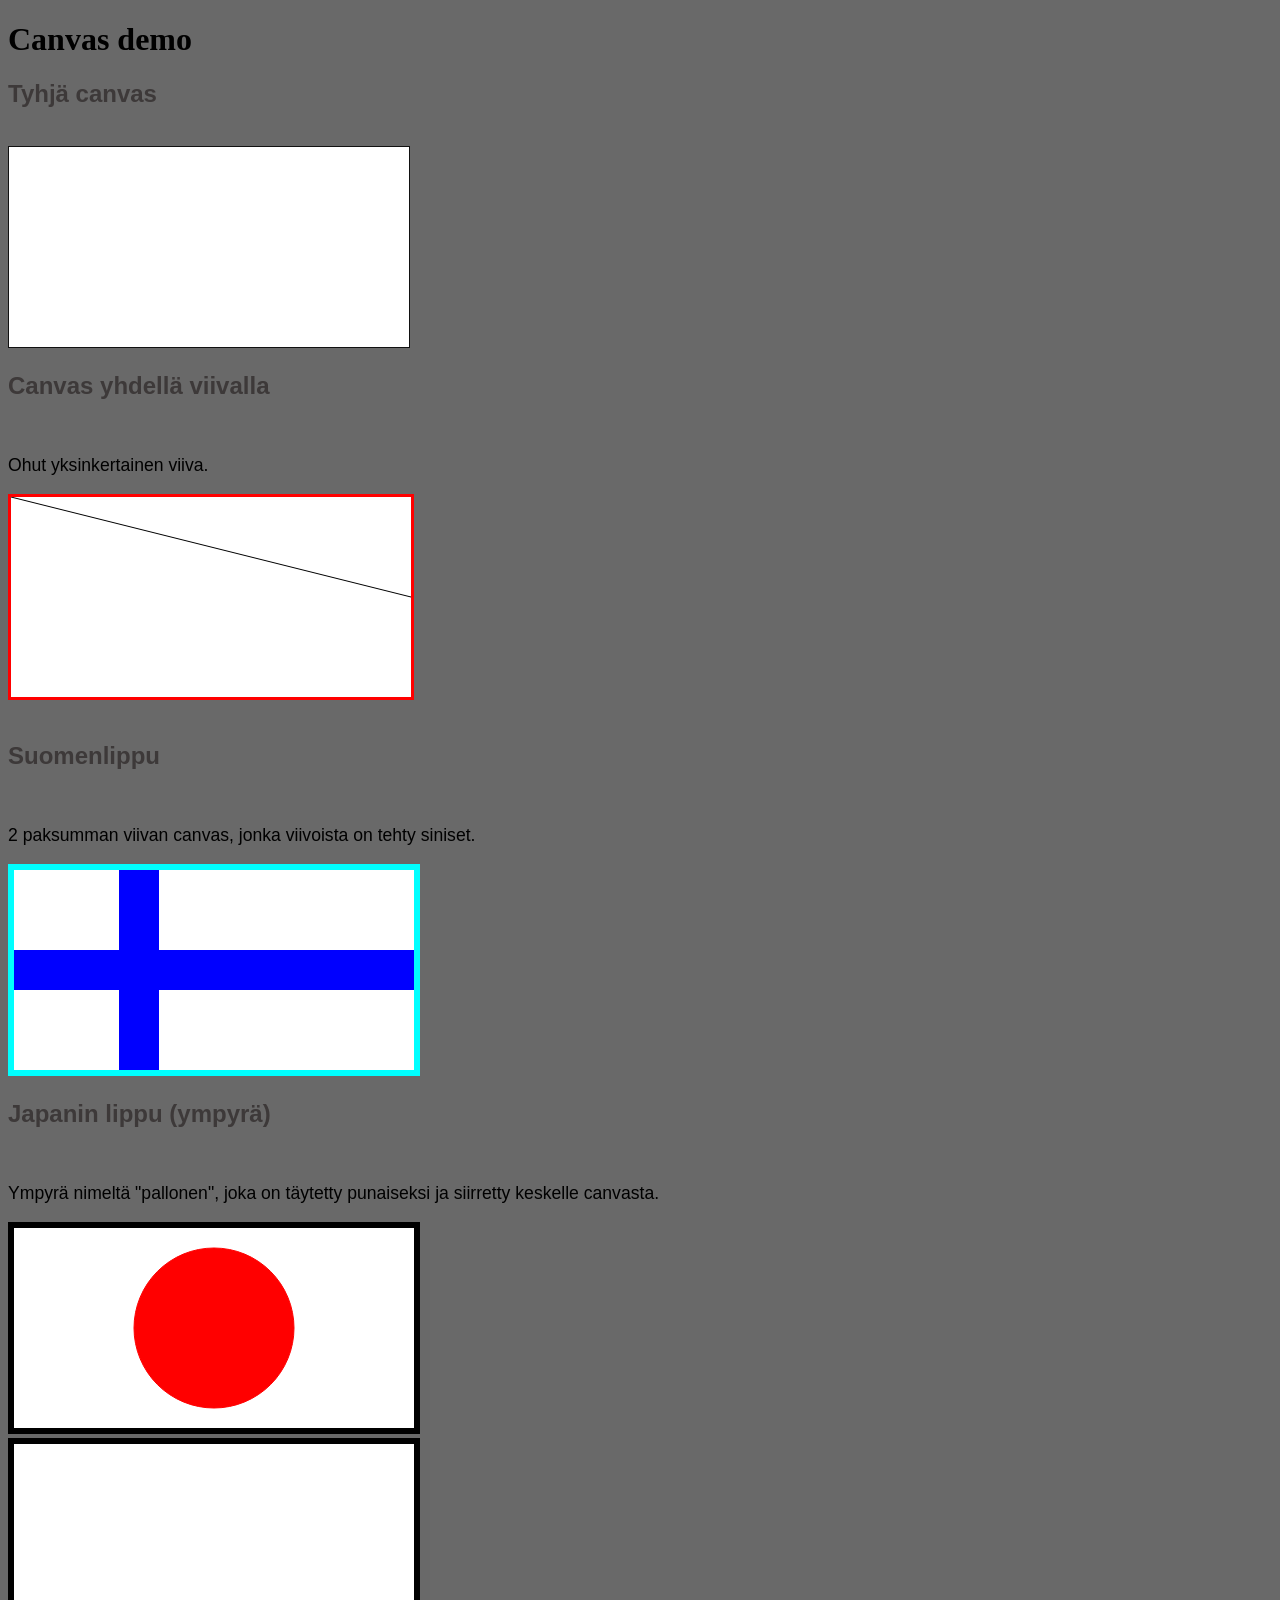
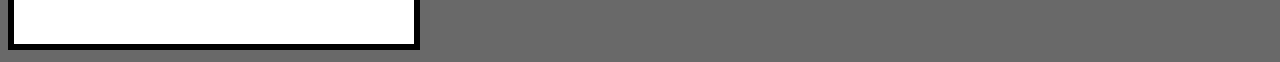
<file: cssh4.html>
<!DOCTYPE html>
<html lang="fi">
<head>
    <meta charset="UTF-8">
    <title>Canvas</title>
    <h1>Canvas demo</h1>
    <style>
        Canvas{
            background-color: white;
        }
        p {
            font-size: 1.1em;
            font-family: 'Gill Sans', 'Gill Sans MT', 'Trebuchet MS', sans-serif;
        }
        h2 {
            font-family: Verdana, Tahoma, sans-serif;
            color: rgb(61, 57, 57);
        }
    </style>
</head>
<body style="background-color: dimgray;">
    <h2>Tyhjä canvas</h2><br>
    <canvas id="Canvas" width="400" height="200"style="border:1px solid #111111;"> </canvas> <br>

    <h2>Canvas yhdellä viivalla</h2> <br>

    <p>Ohut yksinkertainen viiva.</p>
    <canvas id="Canvas1" width="400" height="200"style="border:3px solid #ff0000"> </canvas> <br>
        <script>
                var canva = document.getElementById("Canvas1");
                var meow= canva.getContext("2d");
                meow.moveTo(400, 100);
                meow.lineTo(0,0);
                meow.stroke();
         </script>
         <br>

         <h2>Suomenlippu</h2> <br>
         <p>2 paksumman viivan canvas, jonka viivoista on tehty siniset. </p>
    <canvas id="Canvas2" width="400" height="200" style="border:6px solid #00ffff;" > </canvas>
    
        <script>
                var canva = document.getElementById("Canvas2");
                var ctx = canva.getContext("2d");
                ctx.moveTo(400, 100);
                ctx.lineTo(0,100);
                ctx.stroke();
                var ctc = canva.getContext("2d");
                ctc.moveTo(125, 200);
                ctc.lineTo(125,0);
                ctc.strokeStyle = "#0000ff";
                ctc.lineWidth = 40;
                ctc.stroke();
                </script>
                <br>

                <h2>Japanin lippu (ympyrä) </h2> <br>
                <p>Ympyrä nimeltä "pallonen", joka on täytetty punaiseksi ja siirretty keskelle canvasta. </p>
    <canvas id="Canvas3" width="400" height="200" style="border:6px solid #000000;"> </canvas>

    <script>
    var canva = document.getElementById("Canvas3");
    var pallonen = canva.getContext("2d");
    pallonen.beginPath();
    pallonen.arc(200, 100, 80, 0, 2 * Math.PI);
    pallonen.fillStyle="red";
    pallonen.fill();
    pallonen.strokeStyle = "red";
    pallonen.stroke();
    </script>
    <br>


<canvas id="Canvas4" width="400" height="200" style="border:6px solid #000000;"> </canvas>
<script>
        var canva = document.getElementById("Canvas4");
        var fade = canva.getContext("2d");
        var kuva = canva.createRadialGradient(75,50,5,90,60,100);
            fade.addColorStop(0,"red");
            fade.addColorStop(1,"white");

        kuva.fillStyle = fade;
        kuva.fillRect(10,10,150,80);
    </script>
</body>
</html>
</file>
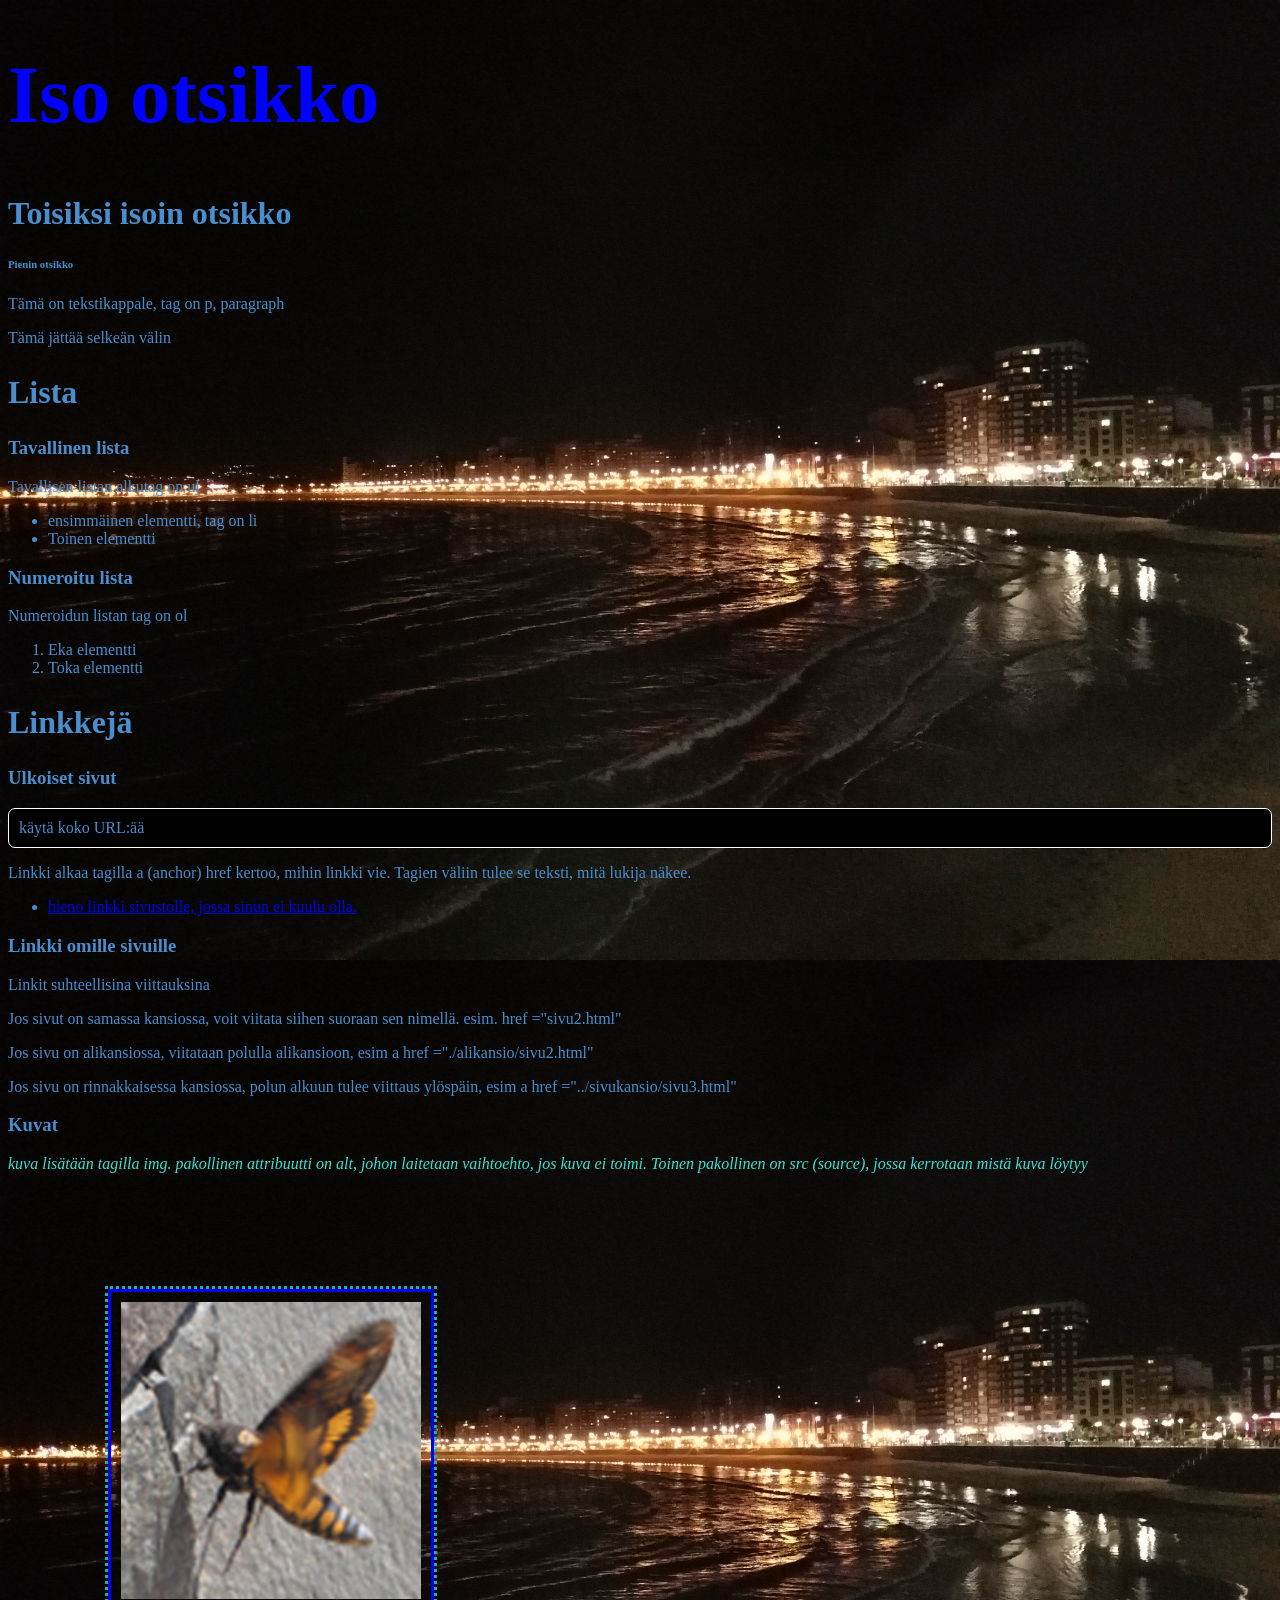
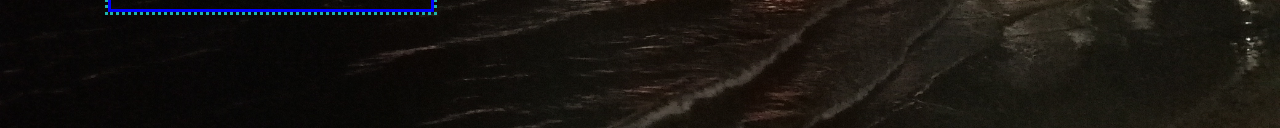
<file: Demo1.html>
<DOCTYPE html> <!-- Kommentti, tagt määrittää html-version HTML:ksi-->
<html>
    <head>
        <title>Demo 1</title>
        <meta charset="UTF-8">
        <link rel="stylesheet" type="text/css" href="./css/demo1.css";
    </head>
    <body>
        <h1> Iso otsikko </h1>
        <h2> Toisiksi isoin otsikko </h2>
        <h6> Pienin otsikko </h6>
  
        <p>Tämä on tekstikappale, tag on p, paragraph</p>
        <p>Tämä jättää selkeän välin</p>
        <h2> Lista </h2>
        <h3> Tavallinen lista</h3>
        <p> Tavallisen listan alkutag on ul</p>
        <ul>
            <li> ensimmäinen elementti, tag on li</li>
            <li>Toinen elementti </li>
        </ul>
        <h3> Numeroitu lista</h3>
        <p> Numeroidun listan tag on ol</p>
    <ol>
        <li> Eka elementti</li>
            <li> Toka elementti</li>
    </ol>
    <h2> Linkkejä
        <h3>Ulkoiset sivut</h3>
        <p id="tarkein"> käytä koko URL:ää</p>
        <p>Linkki alkaa tagilla a (anchor) href kertoo, mihin linkki vie. Tagien väliin tulee se teksti, mitä lukija näkee.</p>
        <ul>
            <li><a href= "https://ssiiri.github.io/"> hieno linkki sivustolle, jossa sinun ei kuulu olla.</a></li>
        </ul>

            <h3>Linkki omille sivuille</h3>
            <p>Linkit suhteellisina viittauksina</p>
            <P>Jos sivut on samassa kansiossa, voit viitata siihen suoraan sen nimellä. esim. href ="sivu2.html"</P>
            <p>Jos sivu on alikansiossa, viitataan polulla alikansioon, esim a href ="./alikansio/sivu2.html"</p>
            <P>Jos sivu on rinnakkaisessa kansiossa, polun alkuun tulee viittaus ylöspäin, esim a href ="../sivukansio/sivu3.html"</P>

            <h3> Kuvat</h3>
            <p class="kuvateksti"> kuva lisätään tagilla img. pakollinen attribuutti on alt, johon laitetaan vaihtoehto, jos kuva ei toimi. Toinen pakollinen on src (source), jossa kerrotaan mistä kuva löytyy</p>
            <P><img src="./kuvat/otus.jpg"alt ="otus"></P>



    </Body>
</html>
</file>
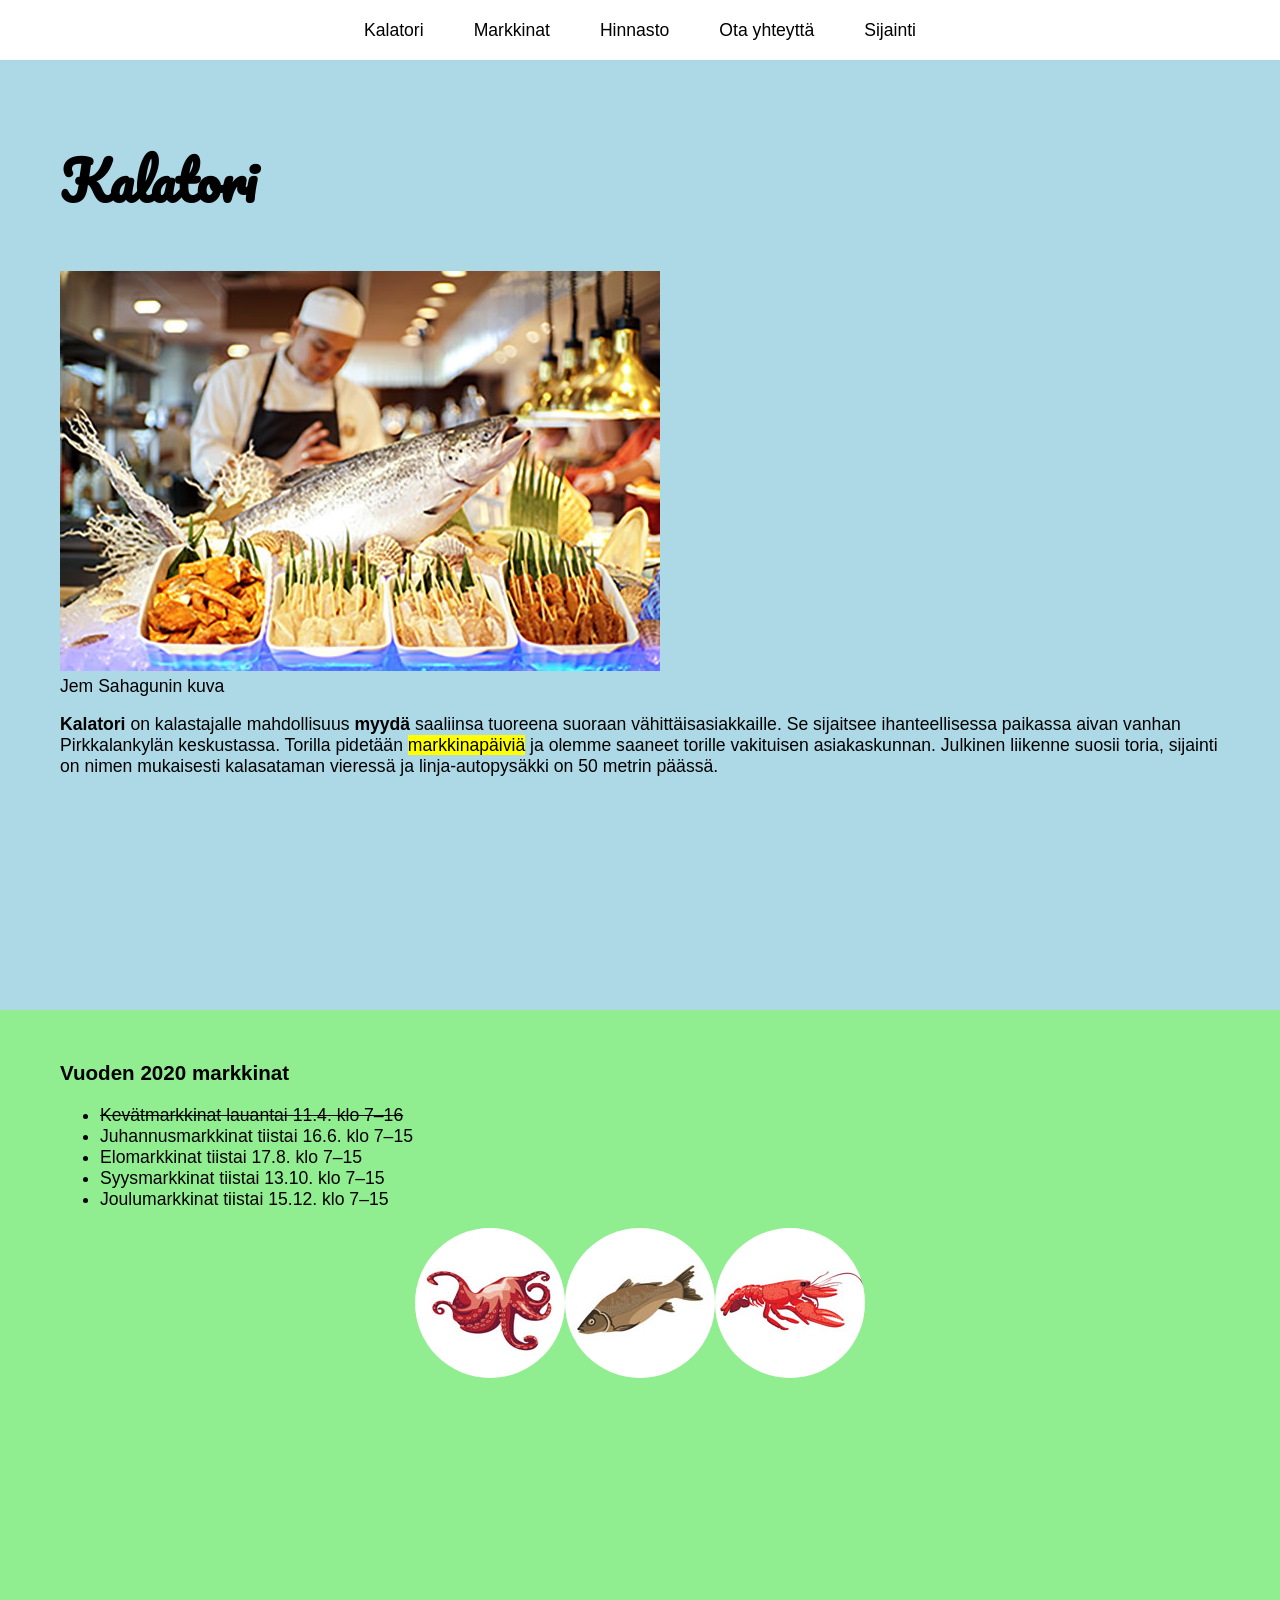
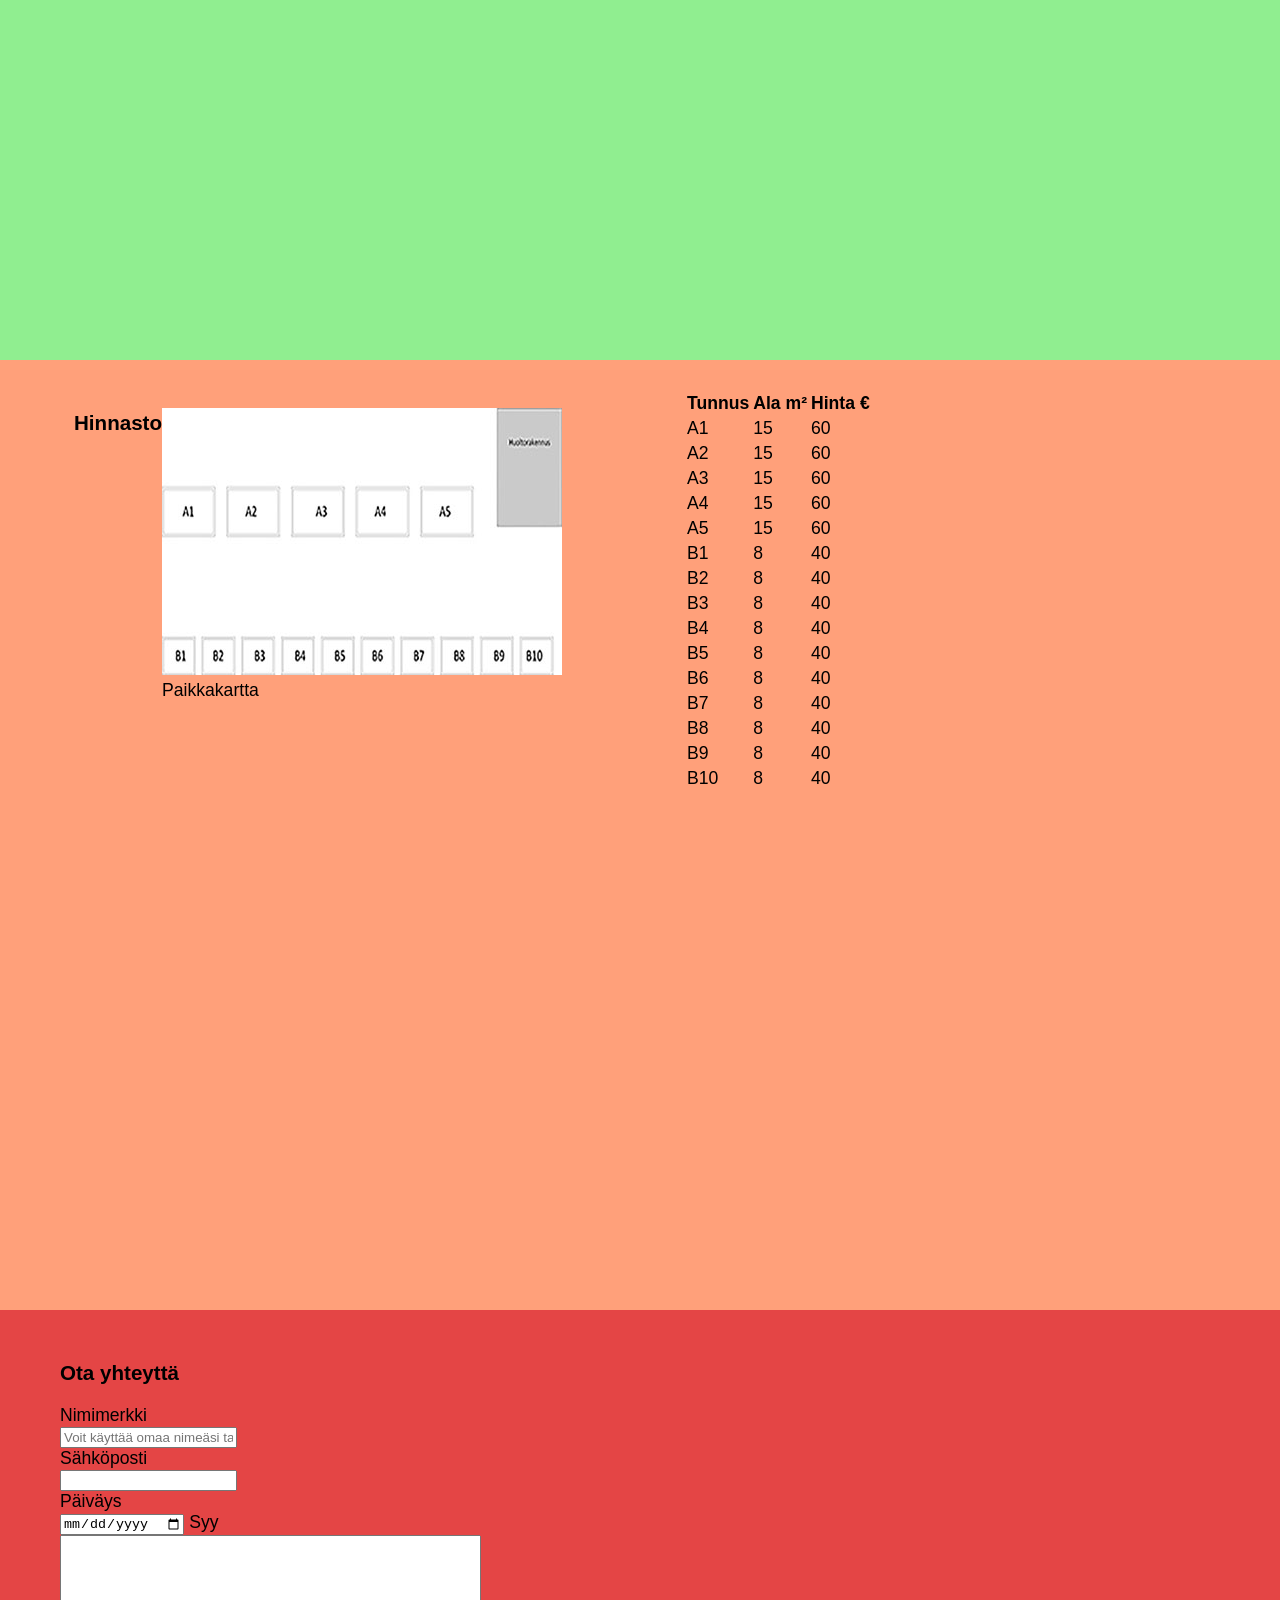
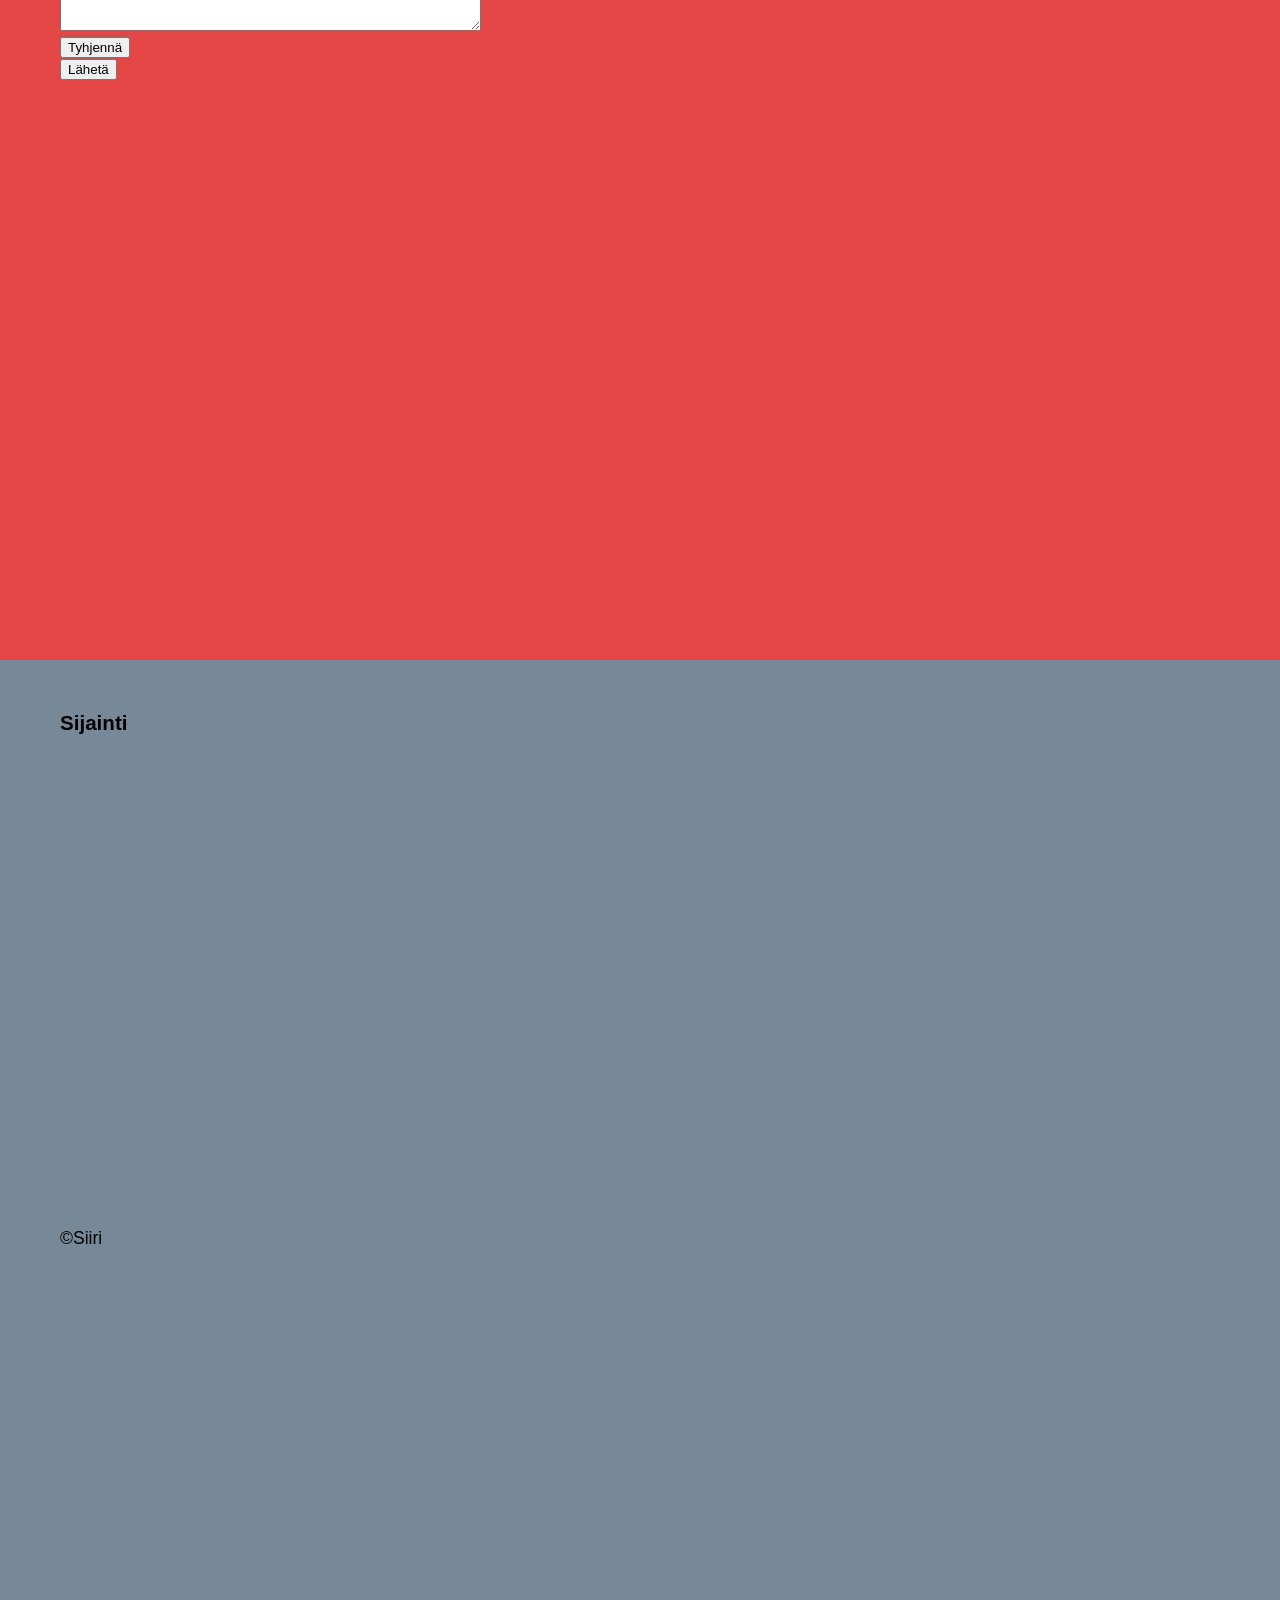
<file: demo2.html>
<!DOCTYPE html>
<html lang="fi">
<head>
    <meta charset="UTF-8">
    <title>Demo 2</title>
    <link href="https://fonts.googleapis.com/css2?family=Pacifico&display=swap" rel="stylesheet">
    <link rel ="stylesheet" type="text/css" href="./css/demo2.css">

</head>

<body>  

    <button onclick="topFunction()" id="top" title="Go to top">Top</button>

    <header>
 <ul class="navi">
    <li class="navi"> <a href="kalatori">Kalatori</a></li>
    <li class="navi"><a href="#Markkinat">Markkinat</a></li>
    <li class="navi"><a href="#Hinnasto">Hinnasto</a></li>
    <li class="navi"><a href="#Yhteys">Ota yhteyttä</a></li>
    <li class="navi"><a href="#Sijainti">Sijainti</a></li>
 </ul>
</header>

<section id="Kalatori">
    <a name="Kalatori"><h1>Kalatori</h1></a>
    <img src="./kuvat/kala2.jpg" alt="Kala"><br>
    Jem Sahagunin kuva

    <p> <strong>Kalatori</strong> on kalastajalle mahdollisuus <b>myydä</b> saaliinsa tuoreena suoraan vähittäisasiakkaille. 
    Se sijaitsee ihanteellisessa paikassa aivan vanhan Pirkkalankylän  keskustassa. 
    Torilla pidetään <mark>markkinapäiviä</mark> ja olemme saaneet torille vakituisen asiakaskunnan.
    Julkinen liikenne suosii toria, sijainti on nimen mukaisesti kalasataman vieressä ja linja-autopysäkki on 50 metrin päässä.</p>
</section>

<section id="Markkinat">
    <a name="Markkinat"><h3>Vuoden 2020 markkinat </h3></a>
         <ul>
            <li><del>Kevätmarkkinat lauantai 11.4. klo 7–16</del></li>
            <li>Juhannusmarkkinat tiistai 16.6. klo 7–15</li>
            <li> Elomarkkinat tiistai 17.8. klo 7–15</li>
            <li> Syysmarkkinat tiistai 13.10. klo 7–15</li>
            <li> Joulumarkkinat tiistai 15.12. klo 7–15 </li>
         </ul>

         <div id="kuvat">
         <img src="./kuvat/mustekala.jpg" alt ="mustekala" class="round">
         <img src="./kuvat/pienikala.jpg" alt ="pieni kala"class="round">
         <img src="./kuvat/rapu.jpg" alt="rapu"class="round">
        </div>
</section>

<section id="Hinnasto">
    <div id="hintaalue">
         <a name="Hinnasto"><h3>Hinnasto</h3></a>

         <div id="paikkakartta">
         <p>
         <img src="./kuvat/tori2.jpg" alt="Tori"><br>
         Paikkakartta
        </p>
         </div>

         <div id="hintataulukko">
         <table>
             <tr>
                <th>Tunnus</th>
                <th>Ala m&sup2;</th>
                <th>Hinta &euro;</th>
             </tr>

             <tr>
                 <td>A1</td>
                 <td>15</td>
                 <td>60</td>
             </tr>

             <tr>
                <td>A2</td>
                <td>15</td>
                <td>60</td>
            </tr>
             <tr>
                <td>A3</td>
                <td>15</td>
                <td>60</td>
            </tr>
            <tr>
                <td>A4</td>
                <td>15</td>
                <td>60</td>
            </tr>
            <tr>
                 <td>A5</td>
                 <td>15</td>
                 <td>60</td>
            </tr>                                   
            <tr>
                    <td>B1</td>
                    <td>8</td>
                    <td>40</td>
                </tr>
                <tr>
                    <td>B2</td>
                    <td>8</td>
                    <td>40</td>
                </tr>     
                <tr>
                    <td>B3</td>
                    <td>8</td>
                    <td>40</td>
                </tr>
                <tr>
                    <td>B4</td>
                    <td>8</td>
                    <td>40</td>
                </tr>
                <tr>
                    <td>B5</td>
                    <td>8</td>
                    <td>40</td>
                </tr>
                <tr>
                     <td>B6</td>
                     <td>8</td>
                     <td>40</td>
                </tr>
                <tr>
                    <td>B7</td>
                    <td>8</td>
                     <td>40</td>
                </tr>
                <tr>
                    <td>B8</td>
                    <td>8</td>
                    <td>40</td>
                </tr>
                <tr>
                    <td>B9</td>
                    <td>8</td>
                    <td>40</td>
                </tr>
                <tr>
                    <td>B10</td>
                    <td>8</td>
                    <td>40</td>
                </tr>
         </table>
        </div>
    </div>
</section>
        
<section id="Yhteys">
         <a name ="Yhteys"><h3>Ota yhteyttä</h3></a>

         <form action="http://www.leeniemi.net/sasp20/lomakedemo4.php" method="post">
            Nimimerkki<br>
        <input type ="text" name ="nimi" required placeholder="Voit käyttää omaa nimeäsi tai nimimerkkiä"><br> 
        
            Sähköposti<br>
            <input type="email" name ="email" required><br>

            Päiväys<br>
            <input type="date" name="pvm">

            Syy<br>
            <textarea rows="6" cols="50">


            </textarea>
            <br>

            <input type="reset" value="Tyhjennä"><br>
            <input type="submit" value="Lähetä"><br>

        </form>
</section>
        
<section id="Sijainti">
         <a name="Sijainti"><h3>Sijainti</h3></a>
         <iframe src="https://www.google.com/maps/embed?pb=!1m18!1m12!1m3!1d1906.6422720834694!2d23.553976816221226!3d61.45316514598496!2m3!1f0!2f0!3f0!3m2!1i1024!2i768!4f13.1!3m3!1m2!1s0x468ed9fa83d6429f%3A0xb142d41e406c097d!2sKierikantie%2018%2C%2033980%20Pirkkala!5e0!3m2!1sfi!2sfi!4v1598337152702!5m2!1sfi!2sfi" width="600" height="450" frameborder="0" style="border:0;" allowfullscreen="" aria-hidden="false" tabindex="0"></iframe>
 

<p>&copy;Siiri</p>
</section>
<script>
var mybutton = document.getElementById("top");

window.onscroll = function() {scrollFunction()};

function scrollFunction() {
  if (document.body.scrollTop > 20 || document.documentElement.scrollTop > 20) {
    mybutton.style.display = "block";
  } else {
    mybutton.style.display = "none";
  }
}


function topFunction() {
  document.body.scrollTop = 0;
  document.documentElement.scrollTop = 0;
}
</script>
</body>
</html>
</file>
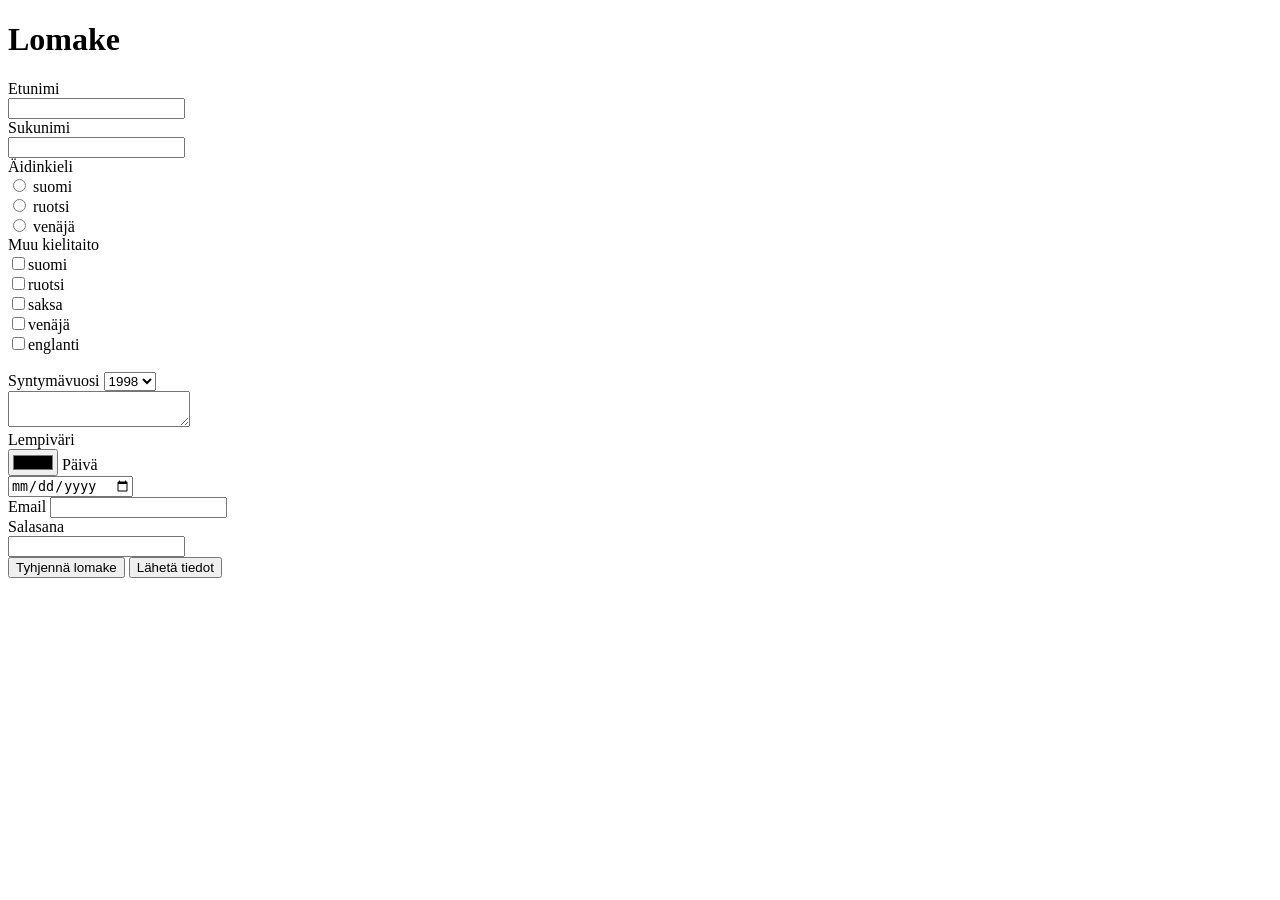
<file: demo6.html>
<!DOCTYPE html>
<html>
    <head>
        <title>Demo 6</title>
            <meta charset ="UTF-8">
    </head>
    <body>
        <h1>Lomake</h1>

        <form action="http://www.leeniemi.net/julkiset19/luelomake.php" method="post">
        
        Etunimi<br> 
    <input type="text" name="enimi" id="enimi"><br>
        Sukunimi<br>
    <input type="text" name="snimi" id="snimi"><br>

    Äidinkieli<br>
    <input type ="radio" name="kieli" value="suomi"> suomi <br>
    <input type ="radio" name="kieli" value="ruotsi"> ruotsi <br>
    <input type ="radio" name="kieli" value="venaja"> venäjä <br>

    Muu kielitaito<br>
    <input type ="checkbox" name ="suomi">suomi<br>
    <input type ="checkbox" name ="ruotsi">ruotsi<br>
    <input type ="checkbox" name ="saksa">saksa<br>
    <input type ="checkbox" name ="venaja">venäjä<br>
    <input type ="checkbox" name ="englanti">englanti<br>
    <br>

    Syntymävuosi
    <select name="vuosi">
        <option value ="1998">1998</option>
        <option value ="1999">1999</option>
        <option value ="2000">2000</option>
        <option value ="2001">2001</option>
        <option value ="2002">2002</option>
        <option value ="2003">2003</option>
        <option value ="2004">2004</option>
    </select>
    <br>
    <textarea name="vapaa">

    </textarea>
    <br>

    Lempiväri<br>
    <input type="color">

    Päivä<br>
    <input type="date">
    <br>Email
    <input type="email" required><br>
    
    Salasana<br>
    <input type="password" name="password"><br>

    <input type="reset" value="Tyhjennä lomake">
    <input type="submit" value="Lähetä tiedot">

</form>
    </body>
</html>
</file>
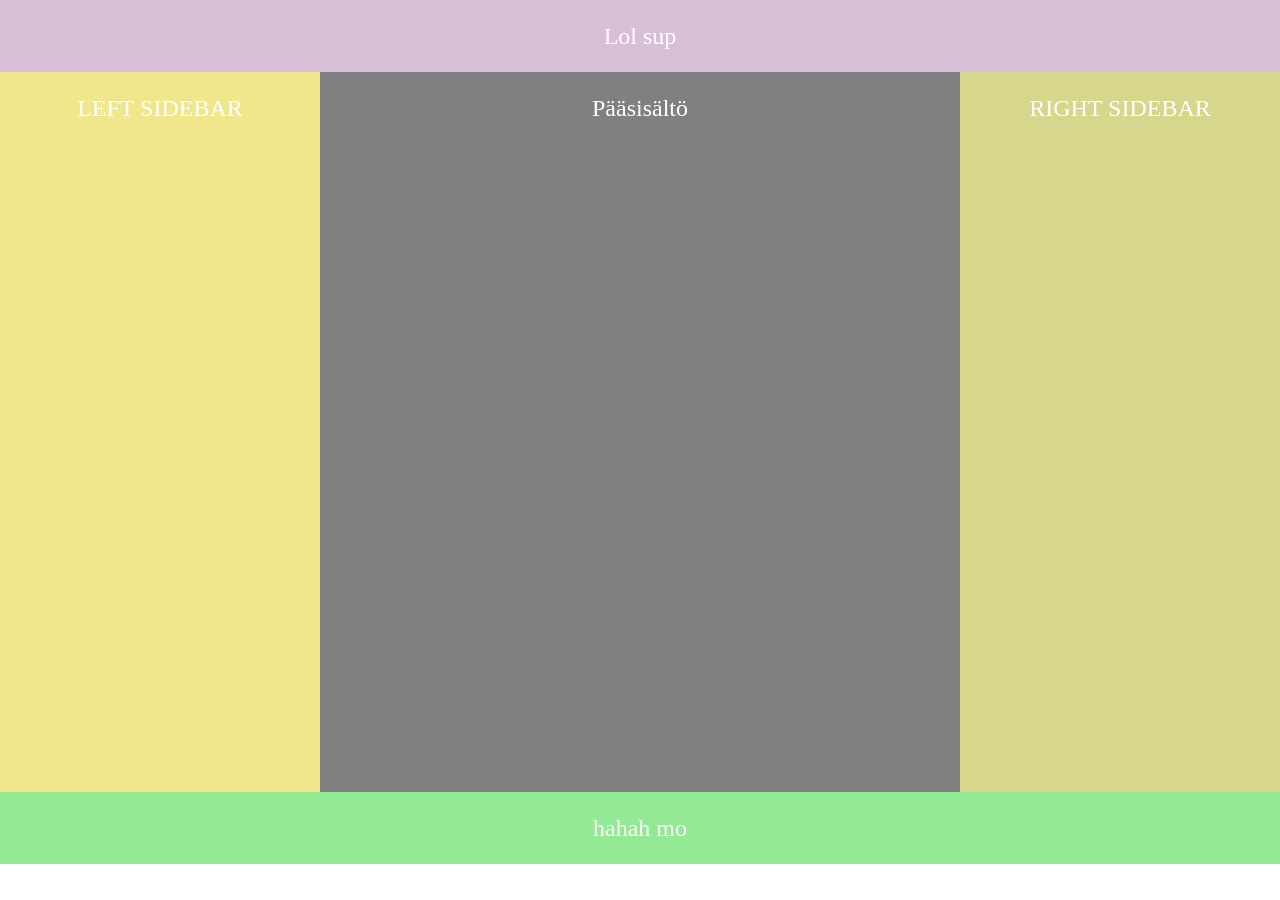
<file: demo7.html>
<!DOCTYPE html>
<html lang="fi">

    <head>
        <meta charset="UTF-8">
        <meta name="viewport" content="width=device=width, initial-scale=1.0">
        <link rel="stylesheet" type="text/css" href="./css/demo7.css">
        <title>Demo 7</title>
    </head>

    <body>
        <div class="container">
            <header>
                Lol sup
            </header>
            <div class="content">
                <main>Pääsisältö</main>
                <aside class="left-sidebar">LEFT SIDEBAR</aside>
                <aside class="right-sidebar">RIGHT SIDEBAR</aside>
            </div>
            <footer>
                hahah mo
            </footer>

    </body>

    </html>
</file>
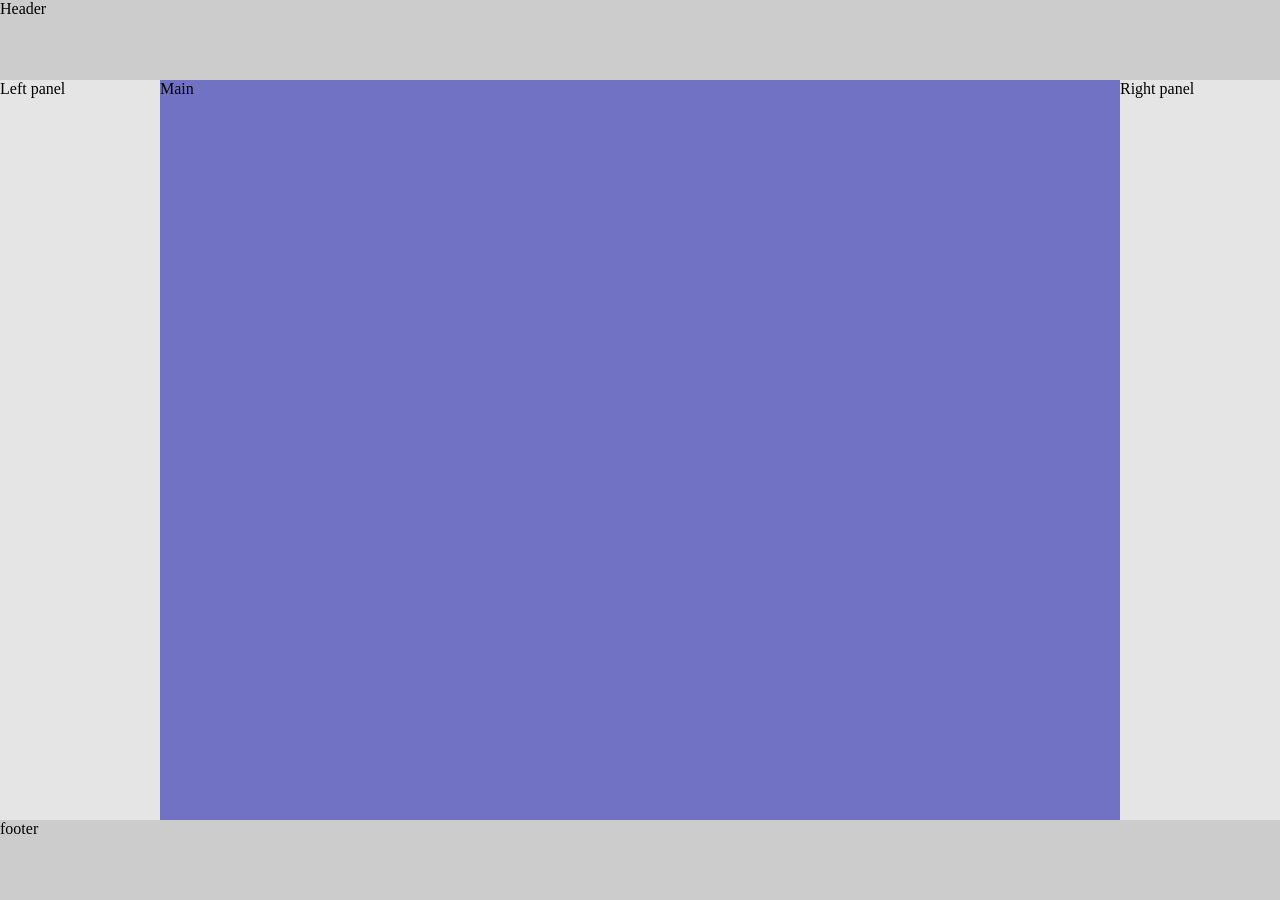
<file: demo7b.html>
<!DOCTYPE html>
<html lang="en">
<head>
    <meta charset="UTF-8">
    <meta name="viewport" content="width=device-wirdth, initial-scale=1.0">
    <title>Demo 7 B</title>
    <link rel="stylesheet" type="text/css" href="./css/demo7b.css">
</head>
<body>
    <div class="container">
        <header>
            Header
        </header>
        <aside class="leftpanel">
            Left panel
        </aside>
        <main>
            Main
        </main>
        <aside class="rightpanel"> Right panel</aside>
        <footer>
            footer
        </footer>
    </div>
</body>
</html>
</file>
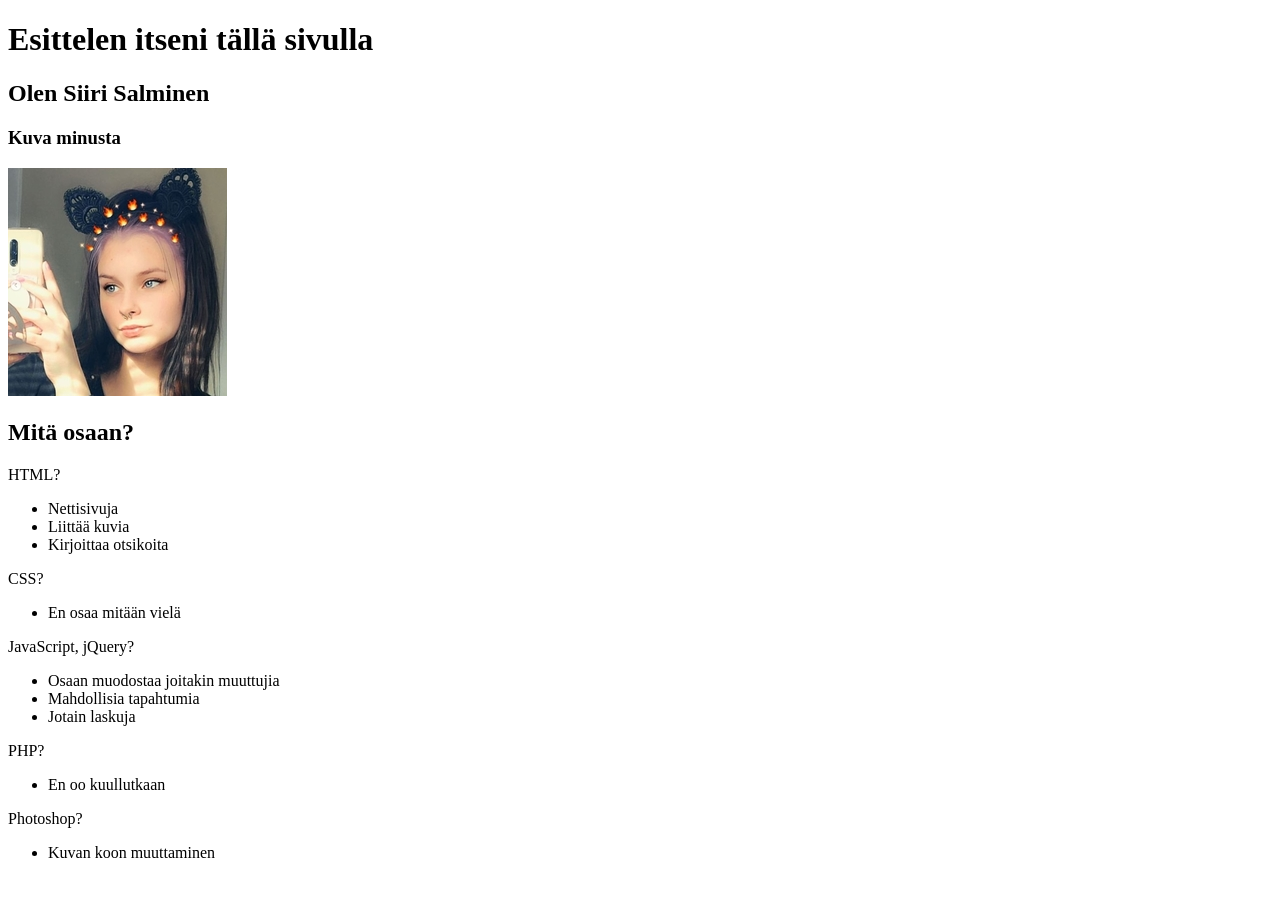
<file: har2.html>
<!DOCTYPE html>
<html lang="fi">
<head>
<meta charset="UTF-8">
<title>Oma esittely</title>
<h1>Esittelen itseni tällä sivulla</h1>
<h2>Olen Siiri Salminen</h2>
<h3>Kuva minusta</h3>
<p><img src="./kuvat/siiri.jpg"alt = "Siiri"></p>
</head>
<body>
<h2>Mitä osaan?</h2>
<p>HTML?</p>
<ul>
    <li>Nettisivuja</li>
    <li>Liittää kuvia</li>
    <li>Kirjoittaa otsikoita</li>
</ul>
<p>CSS?</p>
<ul>
    <li>En osaa mitään vielä</li>
</ul>
<p>JavaScript, jQuery?</p>
<ul>
    <li>Osaan muodostaa joitakin muuttujia </li>
    <li>Mahdollisia tapahtumia</li>
    <li>Jotain laskuja</li>
</ul>
<p>PHP?</p>
<ul>
    <li>En oo kuullutkaan</li>
</ul>
<p>Photoshop?</p>
<ul>
    <li> Kuvan koon muuttaminen</li>
</ul>


</body>
</html>
</file>
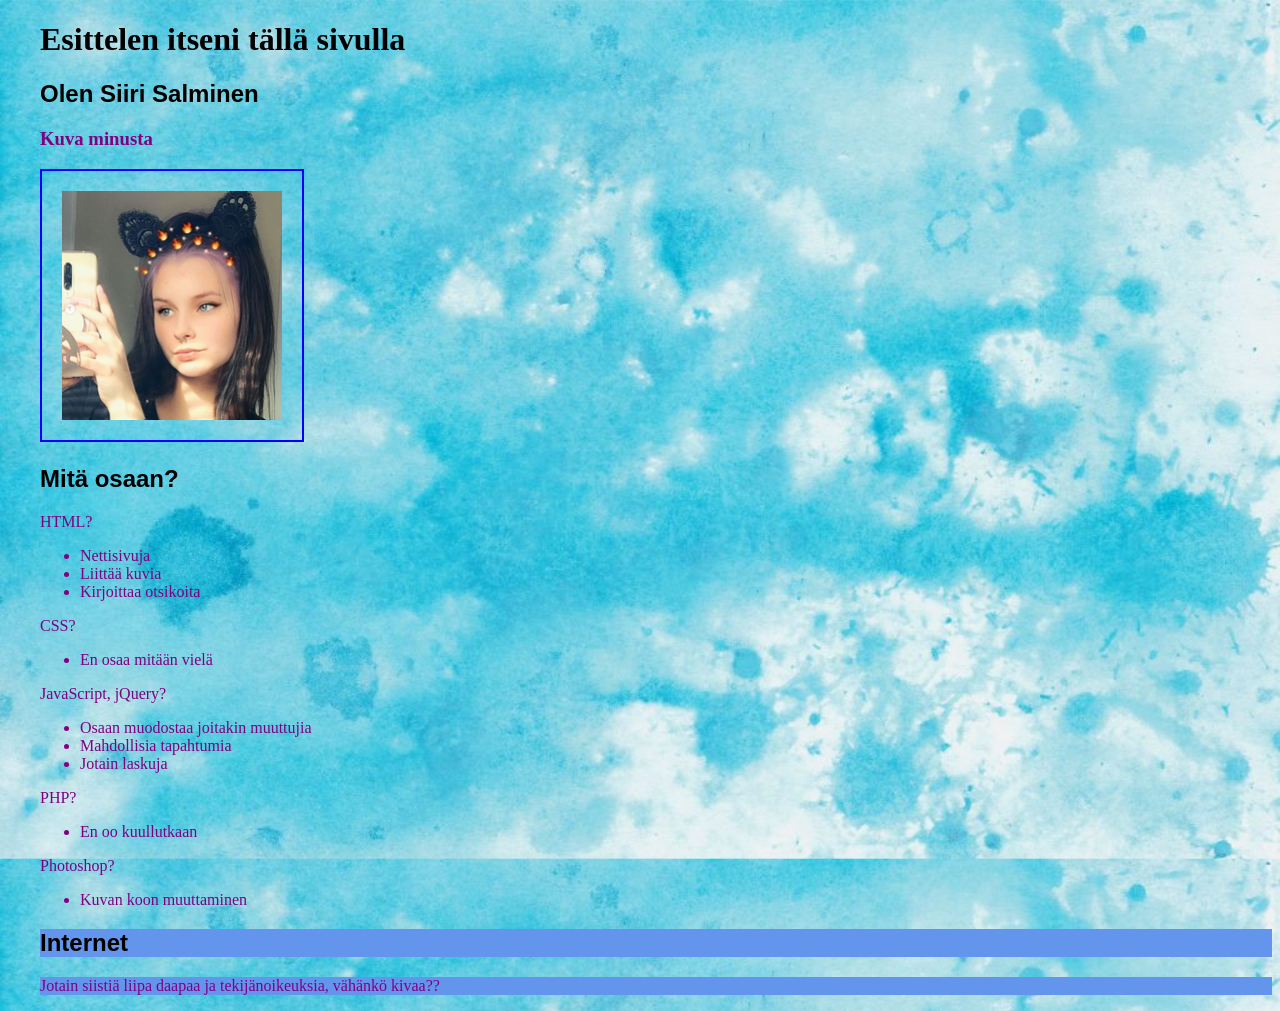
<file: harj1.html>
<!DOCTYPE html>
<html lang="fi">
<head>
<meta charset="UTF-8">
<link rel="stylesheet" type="text/css" href="./css/harj3.css">
<title> Oma esittely</title>
</head>
<body>
<h1>Esittelen itseni tällä sivulla</h1>
<h2>Olen Siiri Salminen</h2>
<h3>Kuva minusta</h3>
<p><img src="./kuvat/siiri.jpg"alt = "Siiri"></p>
<h2>Mitä osaan?</h2>
<p>HTML?</p>
<ul>
    <li>Nettisivuja</li>
    <li>Liittää kuvia</li>
    <li>Kirjoittaa otsikoita</li>
</ul>
<p>CSS?</p>
<ul>
    <li>En osaa mitään vielä</li>
</ul>
<p>JavaScript, jQuery?</p>
<ul>
    <li>Osaan muodostaa joitakin muuttujia </li>
    <li>Mahdollisia tapahtumia</li>
    <li>Jotain laskuja</li>
</ul>
<p>PHP?</p>
<ul>
    <li>En oo kuullutkaan</li>
</ul>
<p>Photoshop?</p>
<ul>
    <li> Kuvan koon muuttaminen</li>
</ul>
<h2 id=Internet>
    Internet
</h2>
<p id=Internet>
    Jotain siistiä liipa daapaa ja tekijänoikeuksia, vähänkö kivaa??
</p>
</body>
</html>
</file>
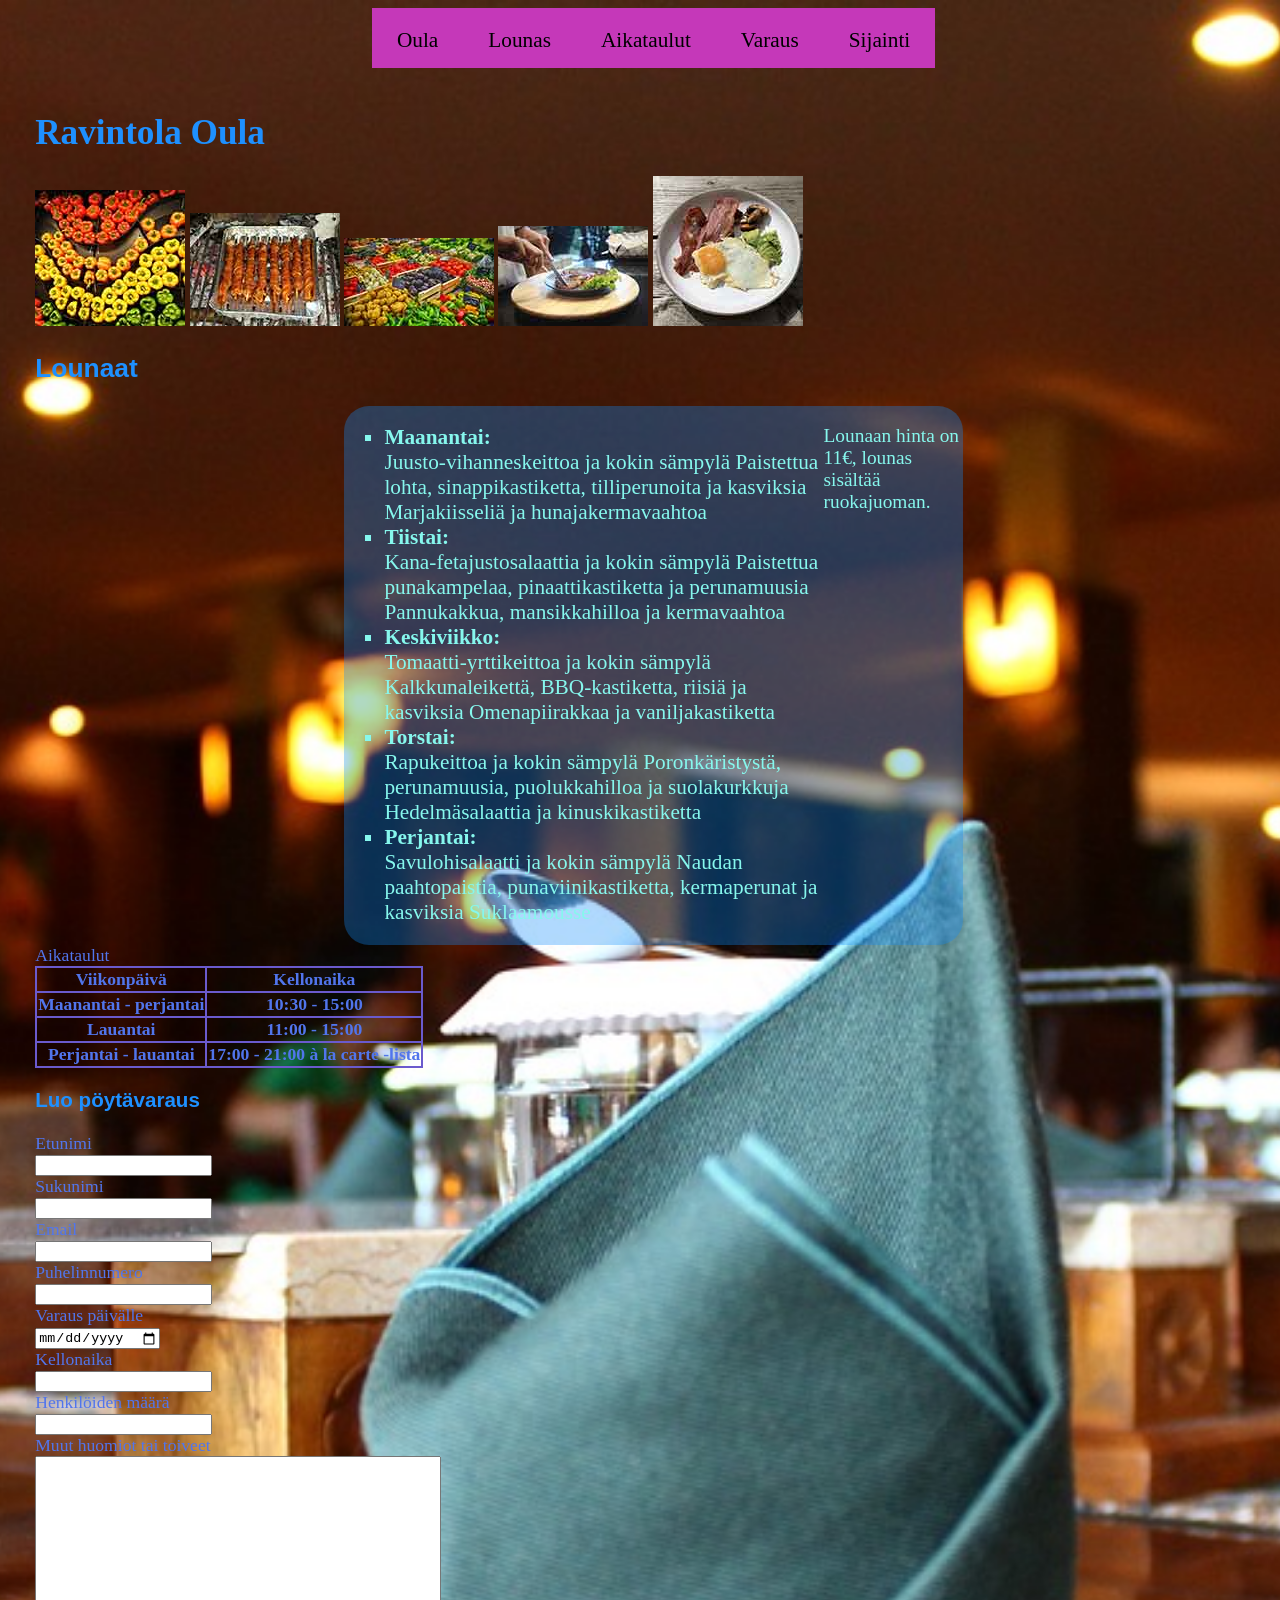
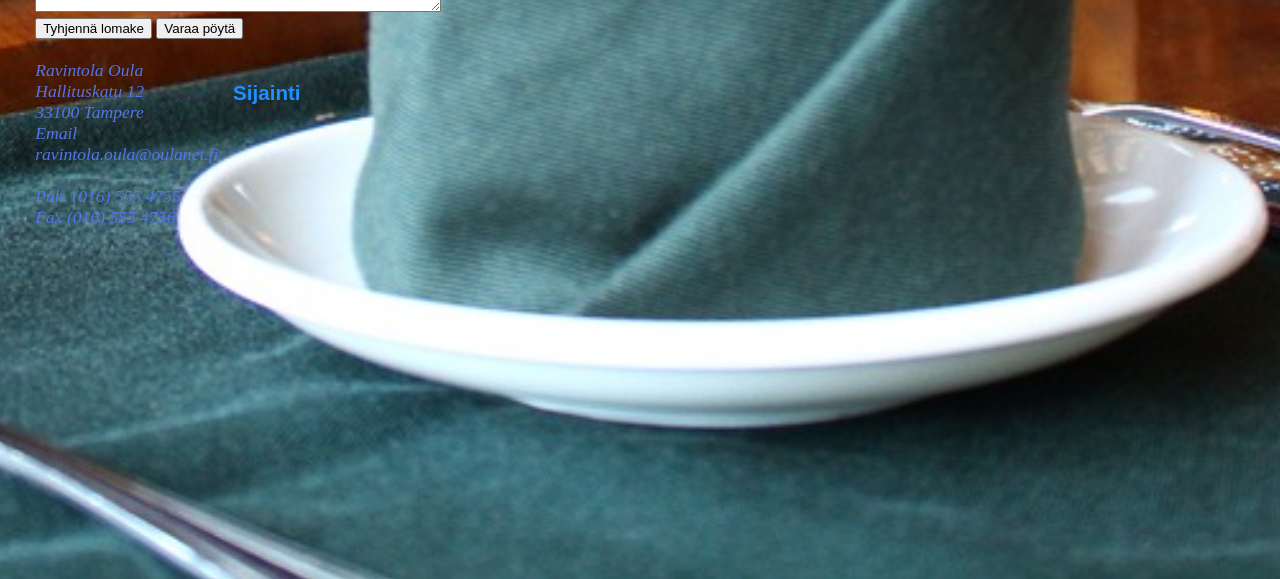
<file: harj2.html>
<!DOCTYPE html>
<html lang="fi">
<head>
        <meta charset="UTF-8"> 
        <title>Ravintola Oula</title>
        <link rel ="stylesheet" type="text/css" href="./css/harj2.css">
      
</head>
<body>
      
   <div class="bg"></div>
      <button onclick="topFunction()" id="top" title="Go to top">Takaisin ylös</button>

      <header>
            <ul class="navi">
               <li class="navi"><a href="#Oula">Oula</a></li>
               <li class="navi"> <a href="#Lounas">Lounas</a></li>
               <li class="navi"><a href="#Aikataulut">Aikataulut</a></li>
               <li class="navi"><a href="#Varaus">Varaus</a></li>
               <li class="navi"><a href="#Sijainti">Sijainti</a></li>
            </ul>
           </header> <br>


    <h1>Ravintola Oula</h1>
      <a name = "kuvat"></a>
          <img src="./kuvat/ruoka1.jpg" alt="Ruokaa">
          <img src="./kuvat/ruoka2.jpg" alt="Ruokaa">
          <img src="./kuvat/ruoka3.jpg" alt="Ruokaa">
          <img src="./kuvat/ruoka4.jpg" alt="Ruokaa">
          <img src="./kuvat/ruoka5.jpg" alt="Ruokaa">

   <section id="Lounas">
   <h2>Lounaat</h2>
   <div id="lounass">
   
<ul style="list-style-type:square">
 
<li><strong>Maanantai:</strong> <br>Juusto-vihanneskeittoa ja kokin sämpylä
 Paistettua lohta, sinappikastiketta, tilliperunoita ja kasviksia
 Marjakiisseliä ja hunajakermavaahtoa</li>
 
<li><strong>Tiistai:</strong> <br>Kana-fetajustosalaattia ja kokin sämpylä
 Paistettua punakampelaa, pinaattikastiketta ja perunamuusia
 Pannukakkua, mansikkahilloa ja kermavaahtoa</li>
 
<li><strong>Keskiviikko:</strong> <br>Tomaatti-yrttikeittoa ja kokin sämpylä
 Kalkkunaleikettä, BBQ-kastiketta, riisiä ja kasviksia
 Omenapiirakkaa ja vaniljakastiketta</li>
 
<li><strong>Torstai:</strong> <br>Rapukeittoa ja kokin sämpylä
 Poronkäristystä, perunamuusia, puolukkahilloa ja suolakurkkuja
 Hedelmäsalaattia ja kinuskikastiketta</li>
 
<li><strong>Perjantai:</strong> <br>Savulohisalaatti ja kokin sämpylä
 Naudan paahtopaistia, punaviinikastiketta, kermaperunat ja kasviksia
 Suklaamousse</li>
</ul>
<p>
 Lounaan hinta on 11&euro;, lounas sisältää ruokajuoman.
</p>
</div>

<section id="Aikataulut">
   <a name="Aikataulut">Aikataulut</a>
<table>
    <tr>
       <th>Viikonpäivä</th>
       <th>Kellonaika</th>
    </tr>
    <tr>
        <th>Maanantai - perjantai</th>
        <th>10:30 - 15:00</th>
     </tr>
     <tr>
        <th>Lauantai</th>
        <th> 11:00 - 15:00</th>
     </tr>
     <tr>
        <th>Perjantai - lauantai</th>
        <th>17:00 - 21:00 à la carte -lista</th>
     </tr>
    </table>
   </section>

   <article id="poytavaraus" class="center">
   <section id="Varaus">
    <form action onsubmit="Varaus()">

    <h3>Luo pöytävaraus</h3>

   Etunimi<br> 
    <input type="text" name="enimi" id="enimi"><br>
   Sukunimi<br>
    <input type="text" name="snimi" id="snimi"><br>
    Email<br>
    <input type="email" name="email" id="email"><br>
    Puhelinnumero<br>
    <input type="number" name="pnumero" id="pnumero"> <br>
    Varaus päivälle<br>
    <input type="date" name="paivam" id="paivam"><br>
    Kellonaika<br>
    <input type="datetime" name="aikam" id="aikam"><br>
    Henkilöiden määrä<br>
    <input type="number" name="maara"> <br>
    Muut huomiot tai toiveet<br>
    <textarea name="toiveet" maxlength="400" id="teksti"></textarea> <br>
    <input type="reset" value="Tyhjennä lomake">
    <input type="submit" value="Varaa pöytä">

    <script>
      function Varaus() {
        alert("Varaus lähetetty!");
      }
      </script>
      <br>
<br>
</article>

<footer id="yhteystiedot">
<section id="Tiedot">
    </form>
    <a name="Tiedot"><address> </a>
      <div id="yhteystiedot">
        Ravintola Oula <br>
        Hallituskatu 12<br>
        33100 Tampere<br>
        Email ravintola.oula@oulanet.fi<br> <br>
        Puh. (016) 555 4755<br>
        Fax (016) 555 4756
        </address> 
   </div>
      <div id="paikkakartta">
        <section id="Sijainti">
         <a name="Sijainti"><h3>Sijainti</h3></a>
         <iframe src="https://www.google.com/maps/embed?pb=!1m14!1m8!1m3!1d3370.4189517826344!2d25.476051183802323!3d65.01521993499523!3m2!1i1024!2i768!4f13.1!3m3!1m2!1s0x0%3A0x445bf46ef74f5a15!2sRavintola%20Kitchen%20%26%20Bar%20Oula!5e0!3m2!1sfi!2sfi!4v1606459395054!5m2!1sfi!2sfi" width="600" height="450" frameborder="0" style="border:0;" allowfullscreen="" aria-hidden="false" tabindex="0"></iframe>
      </div>
   </div>
</footer>
         <br>
<script>
var mybutton = document.getElementById("top");      
window.onscroll = function() {scrollFunction()}

function scrollFunction() {
if (document.body.scrollTop > 20 || document.documentElement.scrollTop > 20) {
mybutton.style.display = "block";
   } else {
   mybutton.style.display = "none";
      }
      } 
               
      function topFunction() {
      document.body.scrollTop = 0;
      document.documentElement.scrollTop = 0;
      }
      </script>
</body>
</html>
</file>
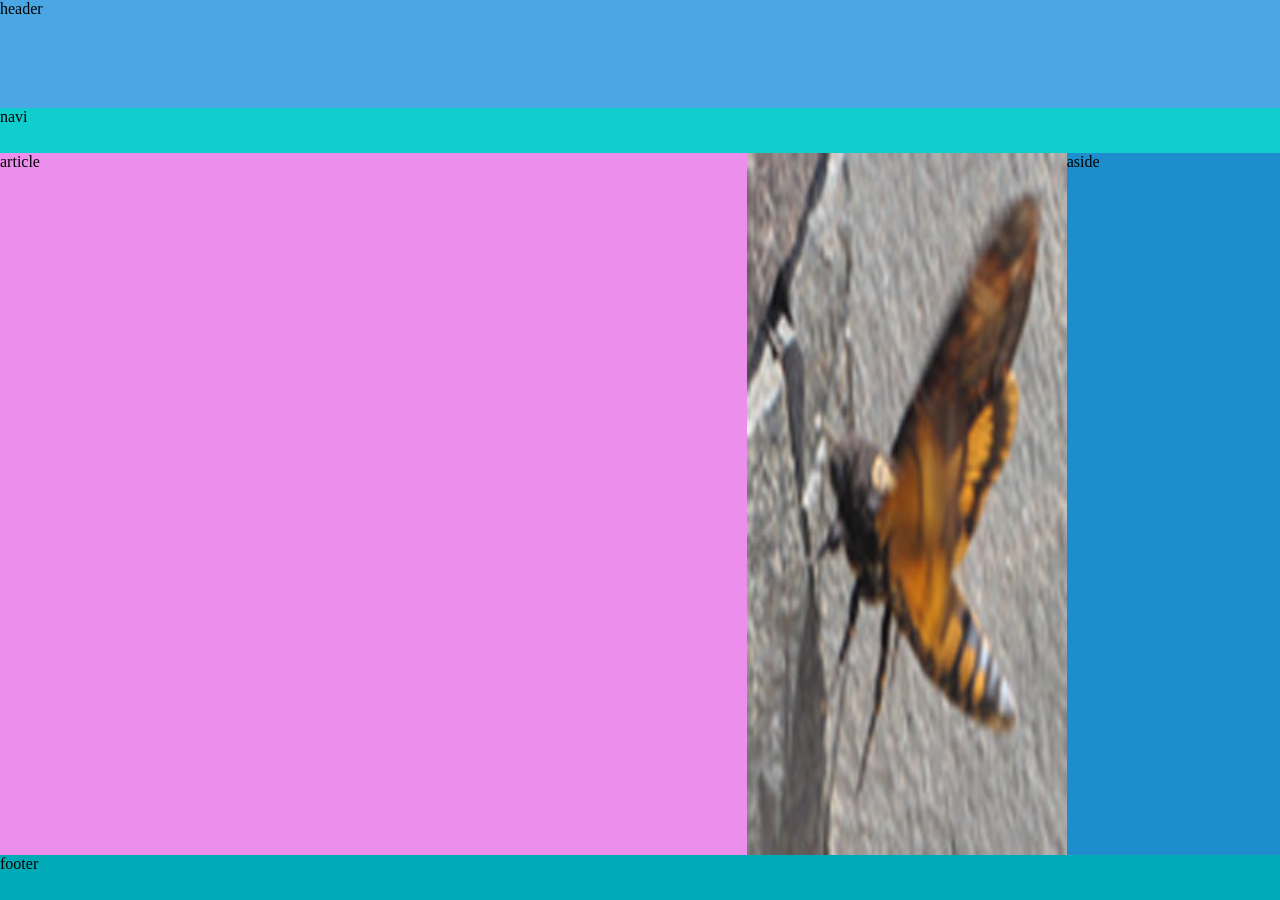
<file: harj6.html>
<!DOCTYPE html>
<html lang="en">
<head>
    <meta charset="UTF-8">
    <meta name="viewport" content="width=device-width, initial-scale=1.0">
    <link rel = "stylesheet" type = "text/css" href = "./css/harj6.css">
    <title>Harjoitus 6</title>
</head>
<body>
 
<div class = "container">
    
    <header>
        header
    </header>
    <nav>
        navi
    </nav>
    <article>
        article
    </article>
    <figure>
        <img src="./kuvat/otus.jpg">
        figure
    </figure>
    <aside>
        aside
    </aside>
    <footer>
        footer
    </footer>
</div>
 
</body>
</html>
</file>
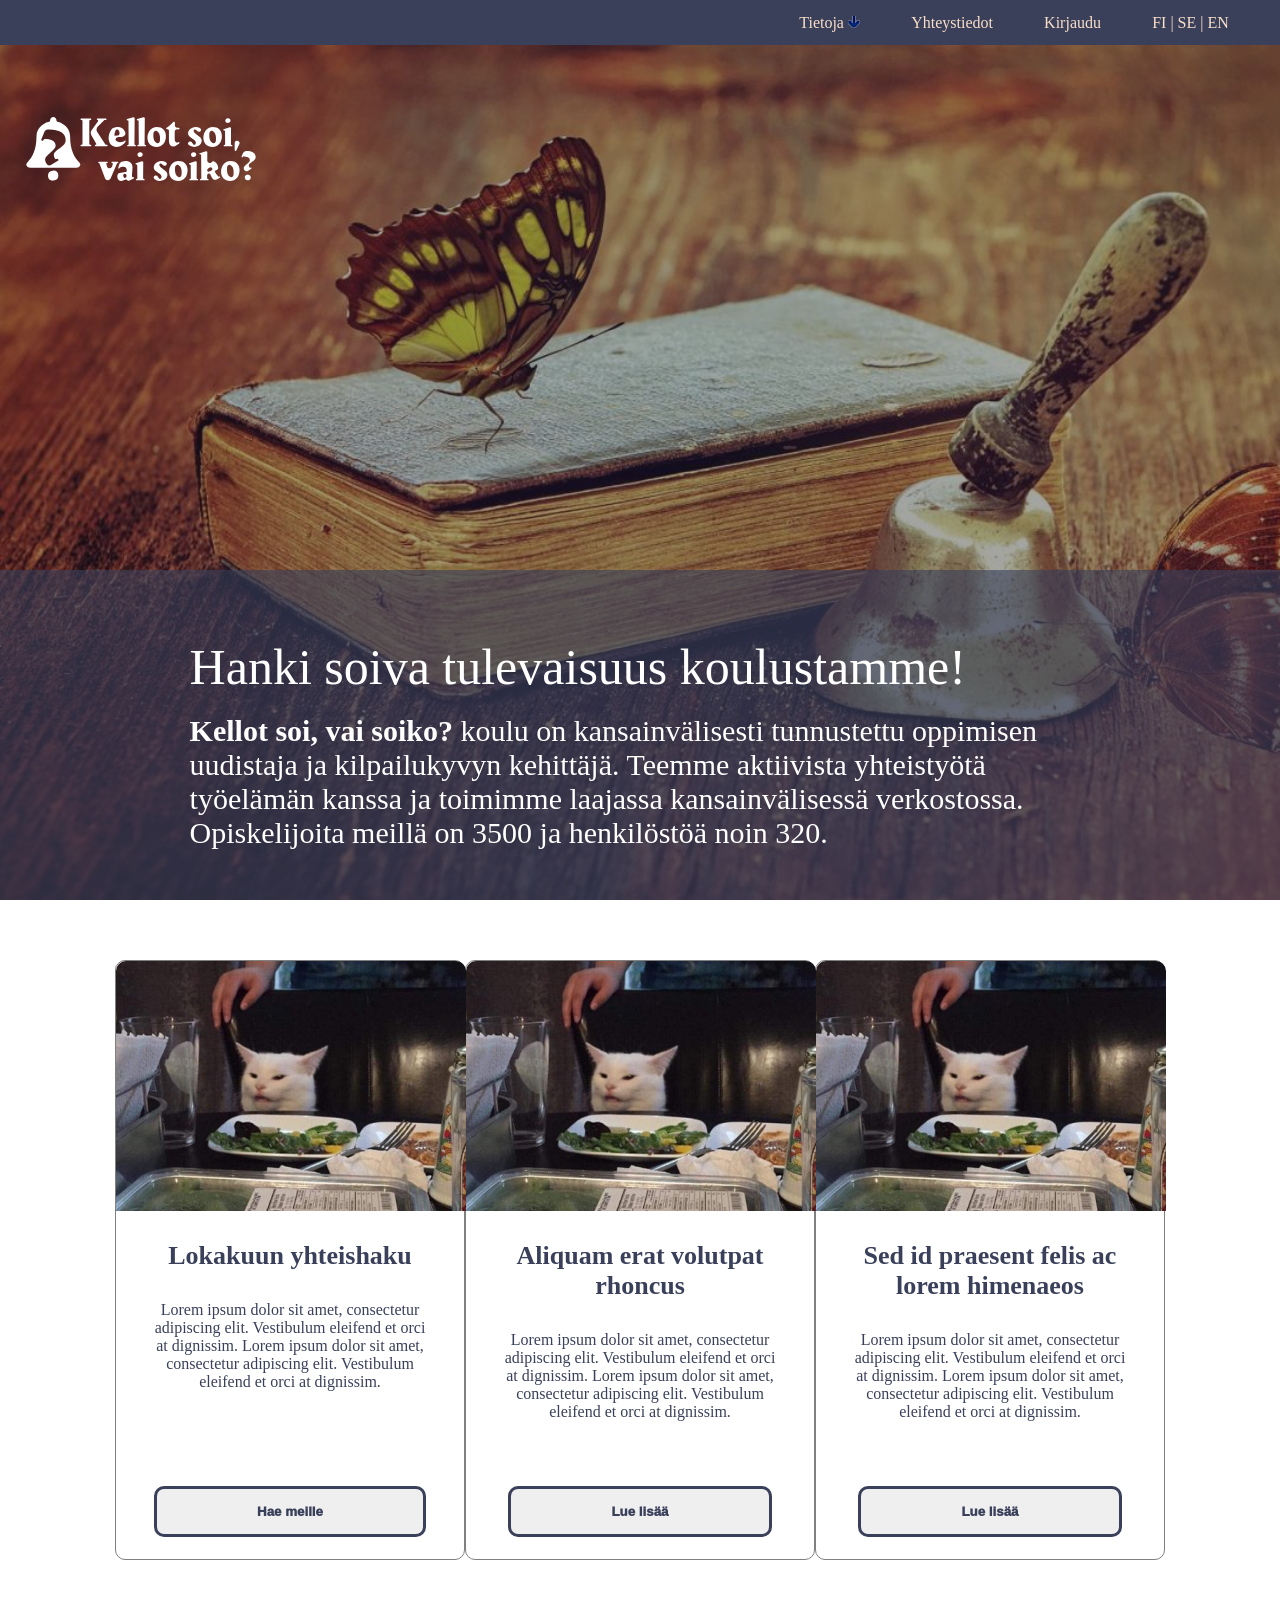
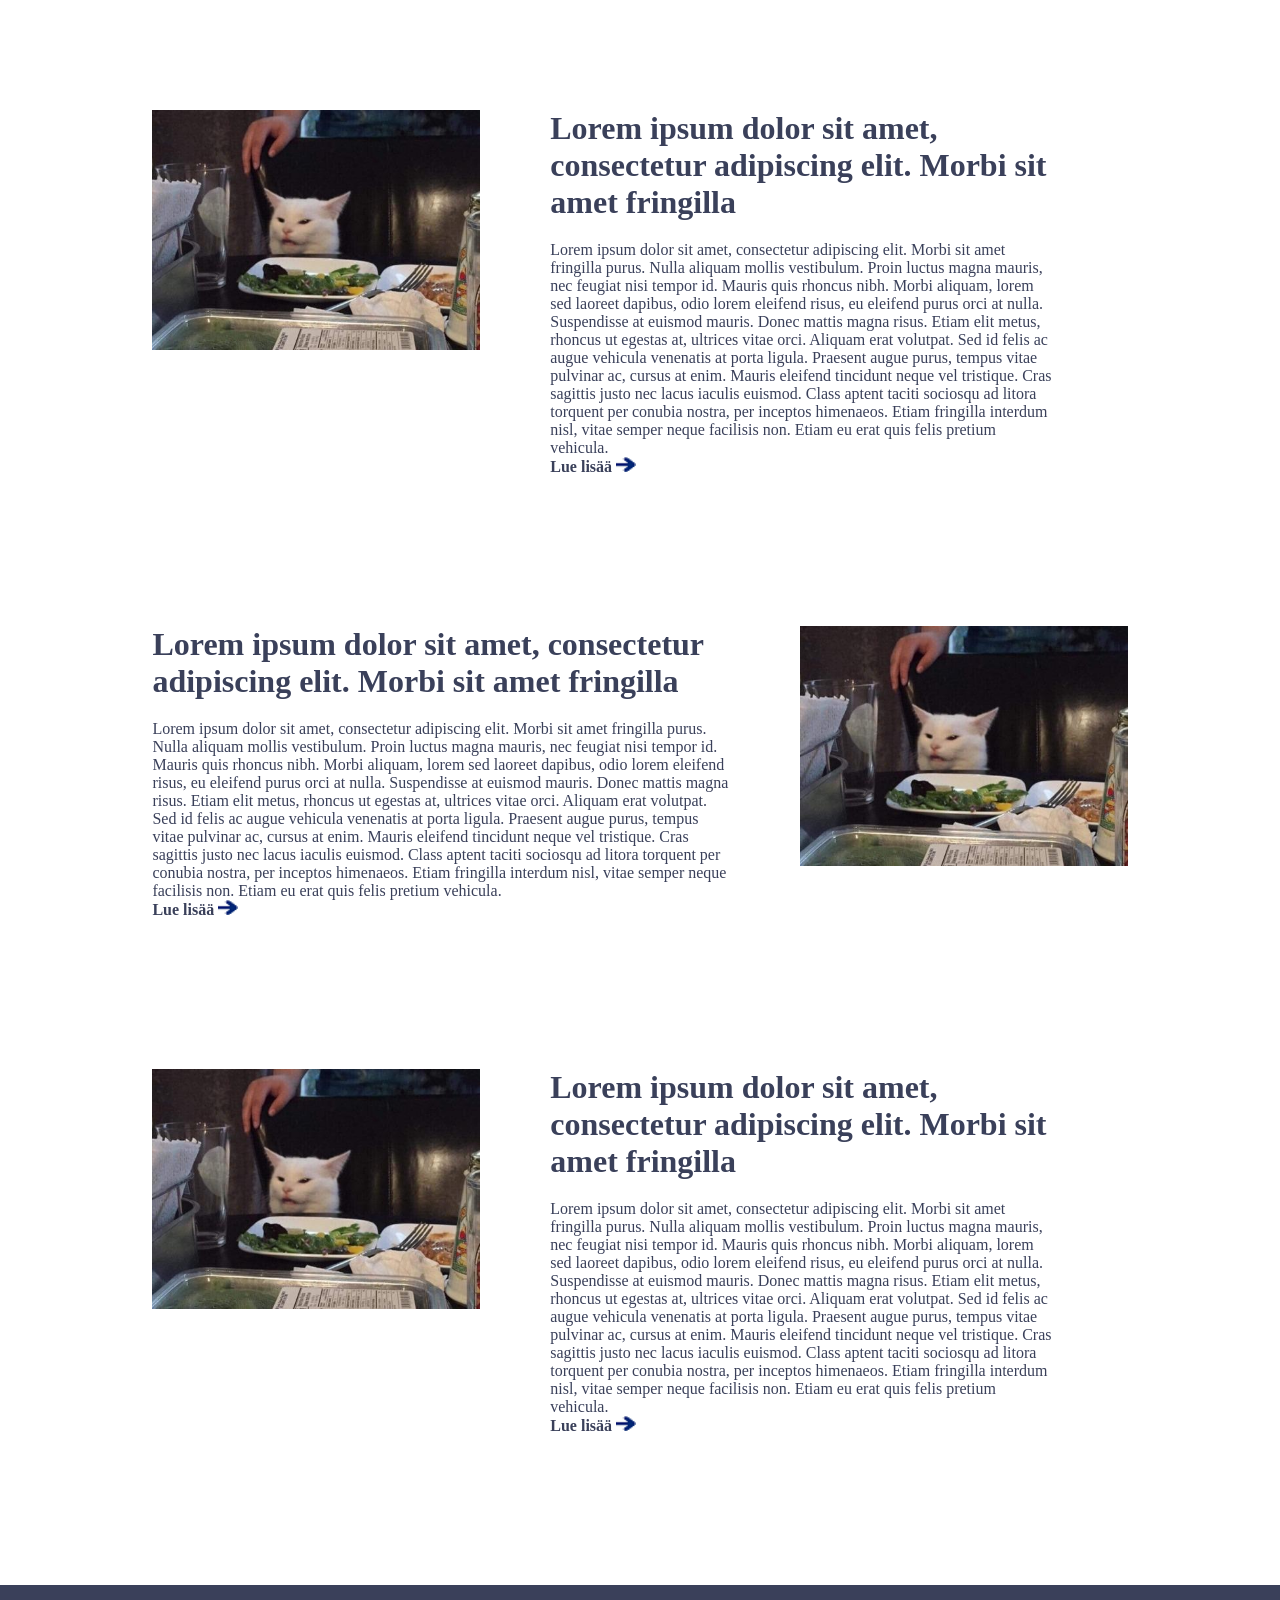
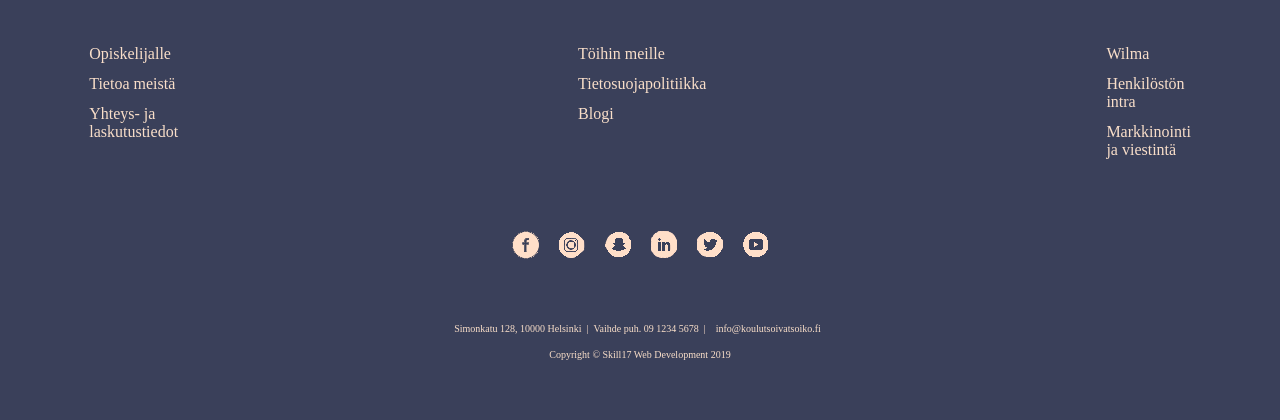
<file: harj7.html>
<!DOCTYPE html>
<html lang="fi">

<head>
    <title>Kellot soi, vai soiko?</title>
    <meta charset="UTF-8">
    <meta name="viewport" content="width=device-width, initial-scale=1.0">
    <link rel="stylesheet" type="text/css" href="harj7.css">
</head>

<body>
    <nav id="navi">
        <div class="megamenu">
            <p class="menunappi">Tietoja <img src="./leenan/kuvat/nuoli.png"></p>
            <div class="megamenu-content">
                <div class="row">
                    <div class="column" id="column1">
                        <a class="valkoinen" href="#">Tutustu <img src="./leenan/kuvat/nuoli.png"></a>
                        <a class="valkoinen" href="#">Varainhankinta <img src="./leenan/kuvat/nuoli.png"></a>
                        <a class="valkoinen" href="#">Töihin <img src="./leenan/kuvat/nuoli.png"></a> <br>
                        <a class="valkoinen" href="#">Tietosuoja <img src="./leenan/kuvat/nuoli.png"> <br> <br>
                            <div class="valkoinen">
                                Tietosuoja on meille tärkeä ja haluammekin osoittaa, miten ja minkälaisten tehtävien
                                hoitamiseksi henkilötietoja käsittelemme.</div>
                        </a>
                    </div>
                    <div class="column" id="column2">
                        <a href="#">Laatu <img src="./leenan/kuvat/nuoli.png"> <br> <br>
                            <div class="valkoinen">
                                Tervetuloa tutustumaan meidän laatuun. Näillä sivuilla kerromme, kuinka me vastaamme
                                toimintansa laadusta eurooppalaisen korkeakoulutusalueen periaatteiden mukaisesti.</div>
                        </a>
                        <a href="#">Kansainvälisyys <img src="./leenan/kuvat/nuoli.png"><br><br>
                            <div class="valkoinen">
                                Kansainvälisty kanssamme! Hyödynnä laajaa kansainvälistä verkostoamme sekä osaamistamme
                                kilpailukykysi kehittäjänä.</div>
                        </a>
                    </div>
                </div>
            </div>
        </div>
        <p>Yhteystiedot</p>
        <p id="sisaankirjautuminen">Kirjaudu</p>
        <p> FI | SE | EN</p>
    </nav>
    <main>
        <div id="taustakuva">
            <div id="logo"><img id="logokuva" src="./leenan/kuvat/Logo-1.svg"></div>
            <div class="content">
            </div>
            <div id="tiedot">
                <h2>Hanki soiva tulevaisuus koulustamme!</h2>
                <p><b>Kellot soi, vai soiko?</b> koulu on kansainvälisesti tunnustettu oppimisen uudistaja ja
                    kilpailukyvyn kehittäjä. Teemme aktiivista yhteistyötä työelämän kanssa ja toimimme laajassa
                    kansainvälisessä verkostossa. Opiskelijoita meillä on 3500 ja henkilöstöä noin 320. </p>
            </div>
        </div>
    </main>
    <div class="all">
        <div class="rivi1">
            <div class="container">
                <div class="container1">
                    <div class="containerkuva1">
                        <img src="./leenan/kuvat/kisu.jpg">
                    </div>
                    <div class="teksti">
                        <h1>Lokakuun yhteishaku</h1>
                        <p>Lorem ipsum dolor sit amet, consectetur adipiscing elit. Vestibulum eleifend et orci at
                            dignissim. Lorem ipsum dolor sit amet, consectetur adipiscing elit. Vestibulum eleifend et
                            orci at dignissim. </p>
                    </div>
                    <div class="containernappi">
                        <a href="#"><button class="containernappi1">Hae meille</button></a>
                    </div>
                </div>
            </div>
            <div class="container">
                <div class="container1">
                    <div class="containerkuva1">
                        <img src="./leenan/kuvat/kisu.jpg">
                    </div>
                    <div class="teksti">
                        <h1>Aliquam erat volutpat rhoncus</h1>
                        <p>Lorem ipsum dolor sit amet, consectetur adipiscing elit. Vestibulum eleifend et orci at
                            dignissim. Lorem ipsum dolor sit amet, consectetur adipiscing elit. Vestibulum eleifend et
                            orci at dignissim. </p>
                    </div>
                    <div class="containernappi">
                        <a href="#"><button class="containernappi1">Lue lisää</button></a>
                    </div>
                </div>
            </div>
            <div class="container">
                <div class="container1">
                    <div class="containerkuva1">
                        <img src="./leenan/kuvat/kisu.jpg">
                    </div>
                    <div class="teksti">
                        <h1>Sed id praesent felis ac lorem himenaeos</h1>
                        <p>Lorem ipsum dolor sit amet, consectetur adipiscing elit. Vestibulum eleifend et orci at
                            dignissim. Lorem ipsum dolor sit amet, consectetur adipiscing elit. Vestibulum eleifend et
                            orci at dignissim. </p>
                    </div>
                    <div class="containernappi">
                        <a href="#"><button class="containernappi1">Lue lisää</button></a>
                    </div>
                </div>
            </div>
        </div>
        <div class="rivi2">
            <div class="container2">
                <img class="containerkuva2" src="./leenan/kuvat/kisu.jpg">
                <div class="container2-2">
                    <div class="teksti2">
                        <h1>Lorem ipsum dolor sit amet, consectetur adipiscing elit. Morbi sit amet fringilla </h1>
                        <p>Lorem ipsum dolor sit amet, consectetur adipiscing elit. Morbi sit amet fringilla purus.
                            Nulla aliquam mollis vestibulum. Proin luctus magna mauris, nec feugiat nisi tempor id.
                            Mauris quis rhoncus nibh. Morbi aliquam, lorem sed laoreet dapibus, odio lorem eleifend
                            risus, eu eleifend purus orci at nulla. Suspendisse at euismod mauris. Donec mattis magna
                            risus. Etiam elit metus, rhoncus ut egestas at, ultrices vitae orci. Aliquam erat volutpat.
                            Sed id felis ac augue vehicula venenatis at porta ligula. Praesent augue purus, tempus vitae
                            pulvinar ac, cursus at enim. Mauris eleifend tincidunt neque vel tristique. Cras sagittis
                            justo nec lacus iaculis euismod. Class aptent taciti sociosqu ad litora torquent per conubia
                            nostra, per inceptos himenaeos. Etiam fringilla interdum nisl, vitae semper neque facilisis
                            non. Etiam eu erat quis felis pretium vehicula.</p>
                    </div>
                    <a href="#" class="containernappi2">
                        <a>Lue lisää
                            <img src="./leenan/kuvat/nuoli.png" class="nuoli2">
                        </a>
                    </a>
                </div>
            </div>
            <div class="container2">
                <div class="container2-2" style="padding-left: 0 !important;">
                    <div class="teksti2">
                        <h1>Lorem ipsum dolor sit amet, consectetur adipiscing elit. Morbi sit amet fringilla </h1>
                        <p>Lorem ipsum dolor sit amet, consectetur adipiscing elit. Morbi sit amet fringilla purus.
                            Nulla aliquam mollis vestibulum. Proin luctus magna mauris, nec feugiat nisi tempor id.
                            Mauris quis rhoncus nibh. Morbi aliquam, lorem sed laoreet dapibus, odio lorem eleifend
                            risus, eu eleifend purus orci at nulla. Suspendisse at euismod mauris. Donec mattis magna
                            risus. Etiam elit metus, rhoncus ut egestas at, ultrices vitae orci. Aliquam erat volutpat.
                            Sed id felis ac augue vehicula venenatis at porta ligula. Praesent augue purus, tempus vitae
                            pulvinar ac, cursus at enim. Mauris eleifend tincidunt neque vel tristique. Cras sagittis
                            justo nec lacus iaculis euismod. Class aptent taciti sociosqu ad litora torquent per conubia
                            nostra, per inceptos himenaeos. Etiam fringilla interdum nisl, vitae semper neque facilisis
                            non. Etiam eu erat quis felis pretium vehicula.</p>
                    </div>
                    <a href="#" class="containernappi2">
                        <a>Lue lisää
                            <img src="./leenan/kuvat/nuoli.png" class="nuoli2">
                        </a>
                    </a>
                </div>
                <img class="containerkuva2 no-visible-mobile" src="./leenan/kuvat/kisu.jpg">
            </div>
            <div class="container2">
                <img class="containerkuva2" src="./leenan/kuvat/kisu.jpg">
                <div class="container2-2">
                    <div class="teksti2">
                        <h1>Lorem ipsum dolor sit amet, consectetur adipiscing elit. Morbi sit amet fringilla </h1>
                        <p>Lorem ipsum dolor sit amet, consectetur adipiscing elit. Morbi sit amet fringilla purus.
                            Nulla aliquam mollis vestibulum. Proin luctus magna mauris, nec feugiat nisi tempor id.
                            Mauris quis rhoncus nibh. Morbi aliquam, lorem sed laoreet dapibus, odio lorem eleifend
                            risus, eu eleifend purus orci at nulla. Suspendisse at euismod mauris. Donec mattis magna
                            risus. Etiam elit metus, rhoncus ut egestas at, ultrices vitae orci. Aliquam erat volutpat.
                            Sed id felis ac augue vehicula venenatis at porta ligula. Praesent augue purus, tempus vitae
                            pulvinar ac, cursus at enim. Mauris eleifend tincidunt neque vel tristique. Cras sagittis
                            justo nec lacus iaculis euismod. Class aptent taciti sociosqu ad litora torquent per conubia
                            nostra, per inceptos himenaeos. Etiam fringilla interdum nisl, vitae semper neque facilisis
                            non. Etiam eu erat quis felis pretium vehicula.</p>
                    </div>
                    <a href="#" class="containernappi2">
                        <a>Lue lisää
                            <img src="./leenan/kuvat/nuoli.png" class="nuoli2">
                        </a>
                    </a>
                </div>
            </div>
        </div>
    </div>
    <div class="yhteystiedot">
        <div class="yhteys1">
            <div class="yhteys1-1">
                <div class="sarake">
                    <a href="#">Opiskelijalle</a>
                    <a href="#">Tietoa meistä</a>
                    <a href="#">Yhteys- ja laskutustiedot</a>
                </div>
                <div class="sarake">
                    <a href="#">Töihin meille</a>
                    <a href="#">Tietosuojapolitiikka</a>
                    <a href="#">Blogi</a>
                </div>
                <div class="sarake">
                    <a href="#">Wilma</a>
                    <a href="#">Henkilöstön intra</a>
                    <a href="#">Markkinointi ja viestintä</a>
                </div>
            </div>
        </div>
        <div class="yhteys2 center">
            <a href="#"><img src= "./leenan/kuvat/fb.png" alt="Facebook"></a>
            <a href="#"><img src= "./leenan/kuvat/ig.png" alt="Instagram"></a>
            <a href="#"><img src= "./leenan/kuvat/sc.png" alt="Snapchat"></a>
            <a href="#"><img src= "./leenan/kuvat/li.png" alt="LinkedIn"></a>
            <a href="#"><img src= "./leenan/kuvat/twt.png" alt="Twitter"></a>
            <a href="#"><img src= "./leenan/kuvat/yt.png" alt="Youtube"></a>
        </div>
        <div class="yhteys3 center">
            <p>Simonkatu 128, 10000 Helsinki</p>
            <p class="yhteys3-reunat">|</p>
            <p>Vaihde puh. 09 1234 5678</p>
            <p class="yhteys3-reunat ">|</p>
            <p class="yhteys3-reunat light-text">info@koulutsoivatsoiko.fi</p>
        </div>
        <div class="yhteys4 center">
            <p>Copyright © Skill17 Web Development 2019</p>
        </div>
    </div>
</body>

</html>
</body>

</html>
</file>
<file: css/demo1.css>
body{
    background-image: url("../kuvat/tumma.jpg");
    background-size: 100%;
    background-repeat:repeat;
    /*background-color: rgba(white);
    background-image: url(../kuvat/polle.jpg);
    background-repeat: no-repeat;
    background-position: right top;
    background-attachment: fixed;
    /*background-image: url("../kuvat/pysty.jpg"); 
    background-repeat:repeat-y; /*toistuu kahteen suuntaan*/ 
    /*background-image: url(../kuvat/taus.png);
    background-repeat: repeat; */
    color:rgb(74, 142, 206);
}
h1{
    color:blue;
    margin-top: 50px;
    font-family: "Trebuchet MS", "Times New Roman";
    font-size: 5em;
}
h2{
    font-family: verdana, serif;
    font-size: 2em;
}
#tarkein {
    border: solid 1px #ffffff;
    border-radius: 7px;
    padding: 10px;
    background-color: black
}
img{
    width: 300px;
    border: 3px blue solid;
    padding: 10px;
    margin: 100px;
    outline: 3px dotted lightseagreen;
}
.kuvateksti {
    color: turquoise;
    font-style: italic
}
</file>
<file: css/demo2.css>
h1{
    font-family: 'Pacifico', cursive;
    font-size: 3em;
}
html
body {
    height: 100%;
    margin: 0;
    padding: 0;
    font-family: "Trebuchet MS", Verdana, sans-serif;
    font-size: 1.1em
}
header {
    background-color: white;
    width: 100%;
    text-align: center;
    height: 60px;
}

ul.navi {
    width: fit-content;
  list-style-type: none;
  margin: 0 auto;
  padding: 0;
  overflow: hidden;
  background-color: white;
  height: 60px;
}

li.navi {
  float: left;
}

li.navi a {
  display: block;
  color: rgb(0, 0, 0);
  text-align: center;
  padding: 20px 25px;
  text-decoration: none;
}

a:hover:not(.active) {
  background-color: #cccccc;
}

.active {
  background-color:#999999;
}

img.round {
    border-radius: 50%;

}
#kuvat {
width: 100%;
display: flex;
justify-content: center;
}

#paikkakartta{
    width: 45%;
    float: left;
}
#hintataulukko{
    width: 45%;
    float: left;
}
#hintaalue{
    display: flex;
    justify-content: center;
}

section {
    height: 100vh;
    padding-top: 30px;
    padding-left: 60px;
    padding-right: 60px;
    padding-bottom: 20px;
}

#Kalatori {
    background: lightblue;

}
#Markkinat {
    background: lightgreen;
}
#Hinnasto {
    background: lightsalmon;
}
#Yhteys {
    background: rgb(228, 69, 69);
}
#Sijainti {
    background: lightslategray;
}

#top {
    display: none; /*ei näy aluksi*/
    position:fixed;
    bottom: 20px;
    right: 30px;
    z-index: 99;
    font-size: 2em;
    border:none;
    outline:none;
    background-color: blue;
    color: white;
    cursor: pointer;
    padding: 15px;
    border-radius: 4px;
}

#top:hover {
    background-color: cornflowerblue;
}
</file>
<file: css/demo7.css>
*{
    box-sizing: border-box;
    padding: 0;
    margin: 0;
}

body{
    color: white;
    text-align: center;
    font-size: 24px;
    line-height: 3;
}

header{
    background: thistle;
}

main{
    background: gray;
}

footer{
    background: rgb(148, 233, 148);
}

.left-sidebar {
    background: khaki;
}

.right-sidebar {
    background: rgb(214, 214, 140);
}

.container, .content{
    display: flex;
    flex-direction: column;
}

@media all and (min-width: 786px){
    .content {
        flex-direction: row;
        flex-wrap: wrap;
    }

    main{
        flex: 2;
        order: 2;
        min-height: 80vh;
    }

    .left-sidebar {
        order: 1;
        flex: 1;
    }

    .right-sidebar{
        order: 3;
        flex: 1;
    }
}
</file>
<file: css/demo7b.css>
*{
    width: 100%;
    height: 100%;
    margin: 0;
    padding: 0;
}
body{
    height: 100%;
}

div.container {
    display: grid;
    width: 100%;
    height: 100%;
    grid-template-columns: [left] 10rem auto 10rem[right];
    grid-template-rows: 5rem auto 5rem;
    grid-template-areas: 
    "head head head"
    "panleft mainbody panright"
    "foot foot foot"
}

header{
    background:rgb(0, 0, 0, 0.2);
    grid-area: head;
}

footer{
    background:rgb(0, 0, 0, 0.2);
    grid-area: foot;
}

.leftpanel {
    background: rgb(0, 0, 0, 0.1);
    grid-area: panleft;
}
.rightpanel {
    background: rgb(0, 0, 0, 0.1);
    grid-area: panright;
}

main{
    background:rgb(114, 114, 196);
    grid-area: mainbody;
}

@media screen and (max-width: 50rem) {
    .leftpanel{
        grid-column-end: left;
        display: none;
    }
    .rightpanel{
        grid-row-start: right;
        display: none;
    }
    .main{
        grid-column-start: left;
        grid-column-end: right;
    }
}
</file>
<file: css/harj3.css>
body{
margin-left: 40px;
background-image: url("../kuvat/taustakuva.jpg");
background-size: 100%;
background-repeat: repeat;
color: purple;
}
h1{
    font-family: 'Times New Roman', Times, serif;
    color: black;
}
h2{
    font-family: Verdana, Tahoma, sans-serif;
    color: black
}
p{
    font-family: cursive;
    color: purple
}
img{
    width: 220px;
    border: 2px blue solid;
    padding: 20px;
}
#Internet{
background-color: cornflowerblue;
}
</file>
<file: css/harj2.css>
body{
    margin-left: 2.0em;
    background-image: url("../kuvat/oula.jpg");
    height: 100%;
    font-size: 1.1em;
    background-position: center;
    background-repeat: no-repeat;
    background-size: cover;
    color: rgb(81, 117, 236);
    font-family: Georgia, 'Times New Roman', Times, serif;
}
#top {
    display: none;
    position:fixed;
    bottom: 20px;
    right: 30px;
    z-index: 99;
    font-size: 2em;
    border:none;
    outline:none;
    background-color: rgb(85, 85, 226);
    color: black;
    cursor: pointer;
    padding: 15px;
    border-radius: 4px;
}
#top:hover {
    background-color: cornflowerblue;
}
h1{
    font-family: 'Sansita Swashed', cursive;
    color: dodgerblue;
}
h2, h3{
    font-family: 'Segoe UI', 'Open Sans', 'Helvetica Neue', sans-serif;
    color: dodgerblue;
}
p, li, ul {
    color: rgb(134, 247, 237);
    font-size: 1.1em;
}

#teksti{
    height: 150px;
    width: 400px;
    font-size: 1.1em;
    color: black;
}
ul.navi {
    width: fit-content;
  list-style-type: none;
  margin: 0 auto;
  padding: 0;
  overflow: hidden;
  background-color: rgb(197, 56, 185);
  height: 60px;
}
li.navi {
    float: left;
  }
  
  li.navi a {
    display: block;
    color: rgb(0, 0, 0);
    text-align: center;
    padding: 20px 25px;
    text-decoration: none;
    
  }
  table{
      border-collapse: collapse;
  }
  table, tr, th{
      border: 2px solid slateblue;
  }
  #kuvat{
    width: 45%;
    display: flex;
    justify-content: center;
  }
 
  #yhteystiedot{
    width: 40%;
    float: left;
}
#paikkakartta{
    width: 45%;
    float: left;
}
#lounass{
    margin: auto;
    background-color: rgba(18, 139, 252, 0.329);
    display: flex;
    border-radius: 25px;
    width: 50%;

}
</file>
<file: css/harj6.css>
* {
    width: 100%;
    height: 100%;
    margin: 0;
    padding: 0;
}
 
div.container {
    display: flex;
    flex-wrap: wrap;
    flex-direction: row;
    max-height: 100%;
 
}
 
header {
    height: 12%;
    flex: 100%;
    background: rgb(75, 167, 228);
}
 
nav {
    height: 5%;
    flex: 100%;
    background: rgb(17, 206, 206);
 
}
 
article {
    height: 78%;
    flex: 58.33333%;
    background: rgb(236, 143, 236);
 
}
figure {
    height: 78%;
    flex: 25%;
    background: rgb(214, 124, 255);
}
 
aside {
    height: 78%;
    flex: 16.666666%;
    background: rgb(30, 141, 206);
}
 
footer {
    height: 5%;
    flex: 100%;
    background: rgb(0, 170, 182);
}

@media screen and (max-width: 512px)
{
    div.container {
        display: flex;
        flex-wrap: wrap;
        flex-direction: row;
        max-height: 100vh;
    
    }
    
    header {
        height: 10%;
        flex: 100%;
        background: rgb(75, 167, 228);
    }
    
    nav {
        height: 5%;
        flex: 100%;
        background: rgb(17, 206, 206);
    
    }
    
    article {
        height: 80%;
        flex: 100%;
        background: rgb(236, 143, 236);
    }
    figure {
        height: 69%;
        flex: 25%;
        background: rgb(214, 124, 255);
        display: none;
    }
    
    aside {
        height: 15%;
        flex: 100%;
        background: rgb(30, 141, 206);
        display: none;
    }
    
    footer {
        height: 5%;
        flex: 100%;
        background: rgb(0, 170, 182);
    }
}
</file>
<file: harj7.css>
* {
    box-sizing: border-box;
    padding: 0;
    margin: 0;
}

body{
    font-family: 'Segoe UI';
    overflow-x: hidden;
}

nav {
    background: rgb(58, 64, 90);
    height: 5vh;
    color: rgb(249, 222, 201);
    width: 100vw;
}

#navi {
    display: flex;
    justify-content: flex-end;
    align-items: center;
}

#navi p {
    padding-right: 4vw;
}


#sisaankirjautuminen {
    display: flex;
    align-items: center;
}

.megamenu-content {
    display: none;
    position: absolute;
    width: 35%;
    right: 28vw;
    background-color: rgb(58, 64, 90);
    box-shadow: 0px 8px 16px 0px rgba(0,0,0,0.2);
    z-index: 1;
    border-style: solid;
    border-radius: 7px;
    border-color: rgb(58, 64, 90);
}

.megamenu:hover .megamenu-content {
    display: flex;
}

.column {
    height: 100%;
    width: 33.33%;
    float: left;
    background-color: rgb(58, 64, 90);

}

#tietosuoja {
    min-width: 400px;
    padding-left: 20px;
    text-align: left;
}

.menunappi img {
    transform: rotate(90deg);
}

.menunappi:hover img {
    transform: rotate(270deg);
}

#column1 {
    width: 50%;
    padding-left: 20px;
}

#column2 {
    width: 50%;
}

.column a {
    float: none;
    display: block;
    padding: 16px;
    text-align: left;
    text-decoration: none;
    color: rgb(249, 222, 201);
}
.valkoinen {
    color: white;
}

#taustakuva {
    background-color: rgba(29, 32, 46, 0.4);
    height: 95vh;
}

#logokuva {
    padding-left: 2vw;
    padding-top: 8vh;
    position: relative;
    width: 20vw;
    height: auto;
}

main {
    background-image: url("leenan/kuvat/book-4.jpg");
    background-repeat: no-repeat;
    background-size: cover;
    background-color: rgba(29, 32, 46, 0.6);
    height: 95vh;
    width: 100vw;
    bottom: 0;
    color: white;
    display: flex;
    flex-direction: column;
    z-index: -2;

}

main p {
    width: 75vw;
    padding-top: 2vh;
    padding-left: 7vw;
    font-size: 30px;
}

main h2 {
    padding-left: 7vw;
    padding-top: 2vh;
    font-weight: normal;
    font-size: 50px;
}

#tiedot {
    width: 100%;
    position: absolute;
    bottom: 0;
    background: rgba(58,64,90,0.6);
    padding: 50px;
    padding-left: 100px;
}


.container, 
.content {
    display: flex;
    flex-direction: column;
}

.rivi1 {
    display: flex;
    justify-content: center;
    margin-right: 300px;
    margin-left: 300px;
    margin-top: 60px;
    margin-bottom: 150px;
}

.container {
    display: flex;
    flex: 1;
}

.container1 {
    width: 350px;
    height: 600px;
    border: 1px solid gray;
    border-radius: 10px;
    color: rgb(58,64,90);
}

.containerkuva1{
    width: 350px;
    height: 250px;
    border-radius: 10px 10px 0 0;
}

.container1 img {
    width: 350px;
    height: 250px;
    border-radius: 10px 10px 0 0;
}

.container1 img {
    position: absolute;
    border-radius: 10px 10px 0 0;
    clip: rect(0, 350px, 250px, 0);
}

.teksti {    
    width: 280px;
    height: 275px;
    margin: auto;
}

.teksti h1 {
    padding-top: 30px;
    padding-bottom: 30px;
    font-size: 26px;
    text-align: center;
}

.teksti p {
    text-align: center;
}

.containernappi {
    text-align: center;
}

.containernappi1 {
    padding: 15px 100px 15px 100px;
    border-radius: 10px;
    border: 3px solid rgb(58,64,90);
    color: rgb(58,64,90);
    font-weight: 1000;
}

.containernappi1:hover {
    background: rgb(58,64,90);
    color: white;
}

.rivi2 {
    display: flex;
    flex-direction: column;
}

.container2 {
    display: flex;
    flex-wrap: nowrap;
    margin: auto;
    padding-left: 50px;
    padding-right: 50px;
    padding-bottom: 150px;
    max-width: 84%;
    color: rgb(58,64,90);
}

.container2-2 {
    display: flex;
    flex-wrap: wrap;
    padding-left: 70px;
    padding-right: 70px;
}

.nuoli2 {
    width: 20px;
    height: 15px;
}

.containerkuva2 {
    width: 350px;
    height: 240px;
}

.containernappi2 {
    flex-basis: 100%;
}

.container2 a {
    border: none;
    color: rgb(58,64,90);
}

.container2 a {
    font-weight: 800;
    padding-right: 5px;
}

.container2 h1 {
    padding-bottom: 20px;
}

.yhteystiedot {
    display: flex;
    flex-direction: column;
    background: rgb(58,64,90);
    color: rgb(249,222,201);
    padding: 30px;
}

.yhteys1 {
    padding: 30px;
    color: rgb(249,222,201);
}

.yhteys1-1 {
    display: flex;
    flex-direction: row;
    justify-content: center;
    color: rgb(249,222,201);
}

.sarake {
    display: flex;
    flex-direction: column;
    padding-right: 200px;
    padding-left: 200px;
    color: rgb(249,222,201);
}

.sarake a {
    padding-bottom: 12px;
    color: rgb(249,222,201);
    text-decoration: none;

}

.sarake a:hover {
    text-decoration: underline;

}

.center {
    display: flex;
    justify-content: center;
    color: rgb(249,222,201);
}

.yhteys2 {
    padding: 30px;
    color: rgb(249,222,201);
}

.yhteys2 img {
    padding-left: 10px;
    padding-right: 10px;
    color: rgb(249,222,201);
}

.yhteys3 {
    padding: 30px;
    padding-bottom: 15px;
    color: white;

}

.yhteys3-reunat {
    padding-right: 5px;
    padding-left: 5px;
    color: rgb(249,222,201);
}

.yhteys4 {
    color: white;
    padding-bottom: 30px;

}


.yhteys3, .yhteys4 {
    font-size: 10px;
    color: rgb(249,222,201);
}
</file>
